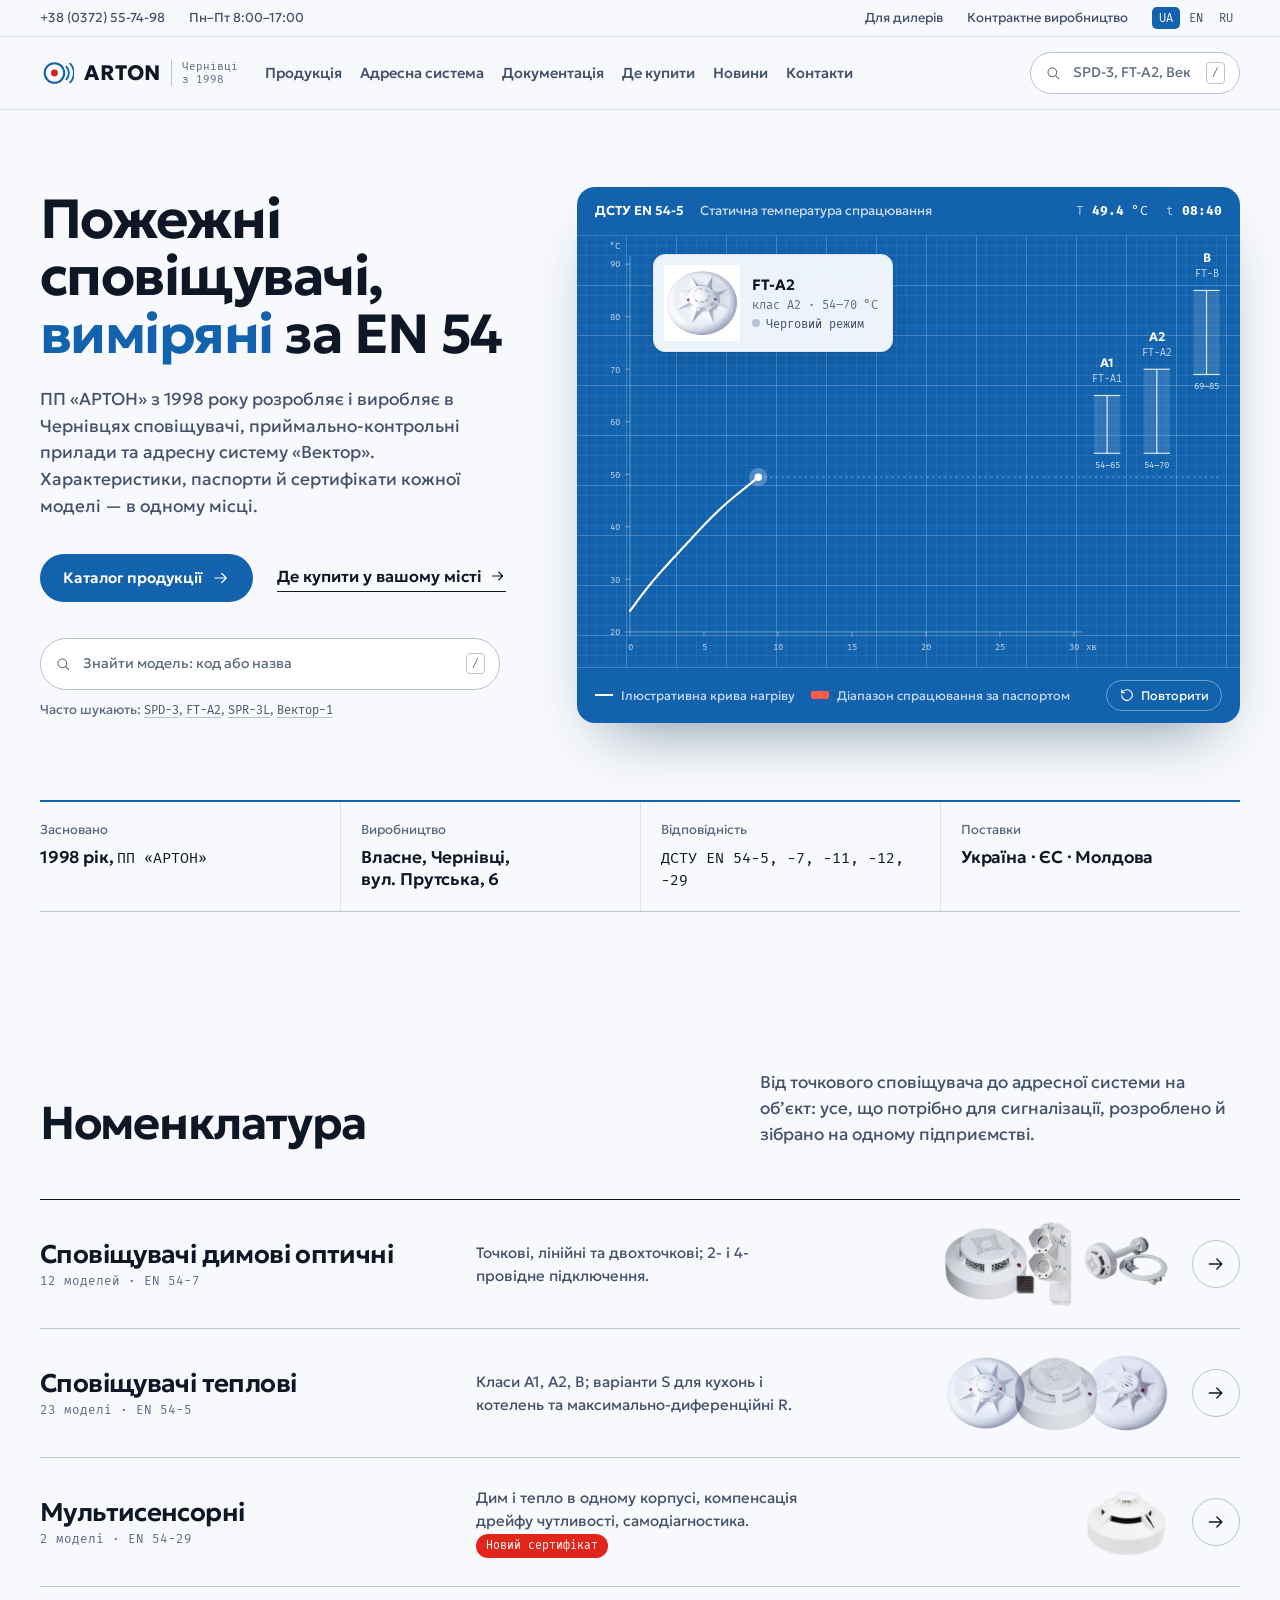
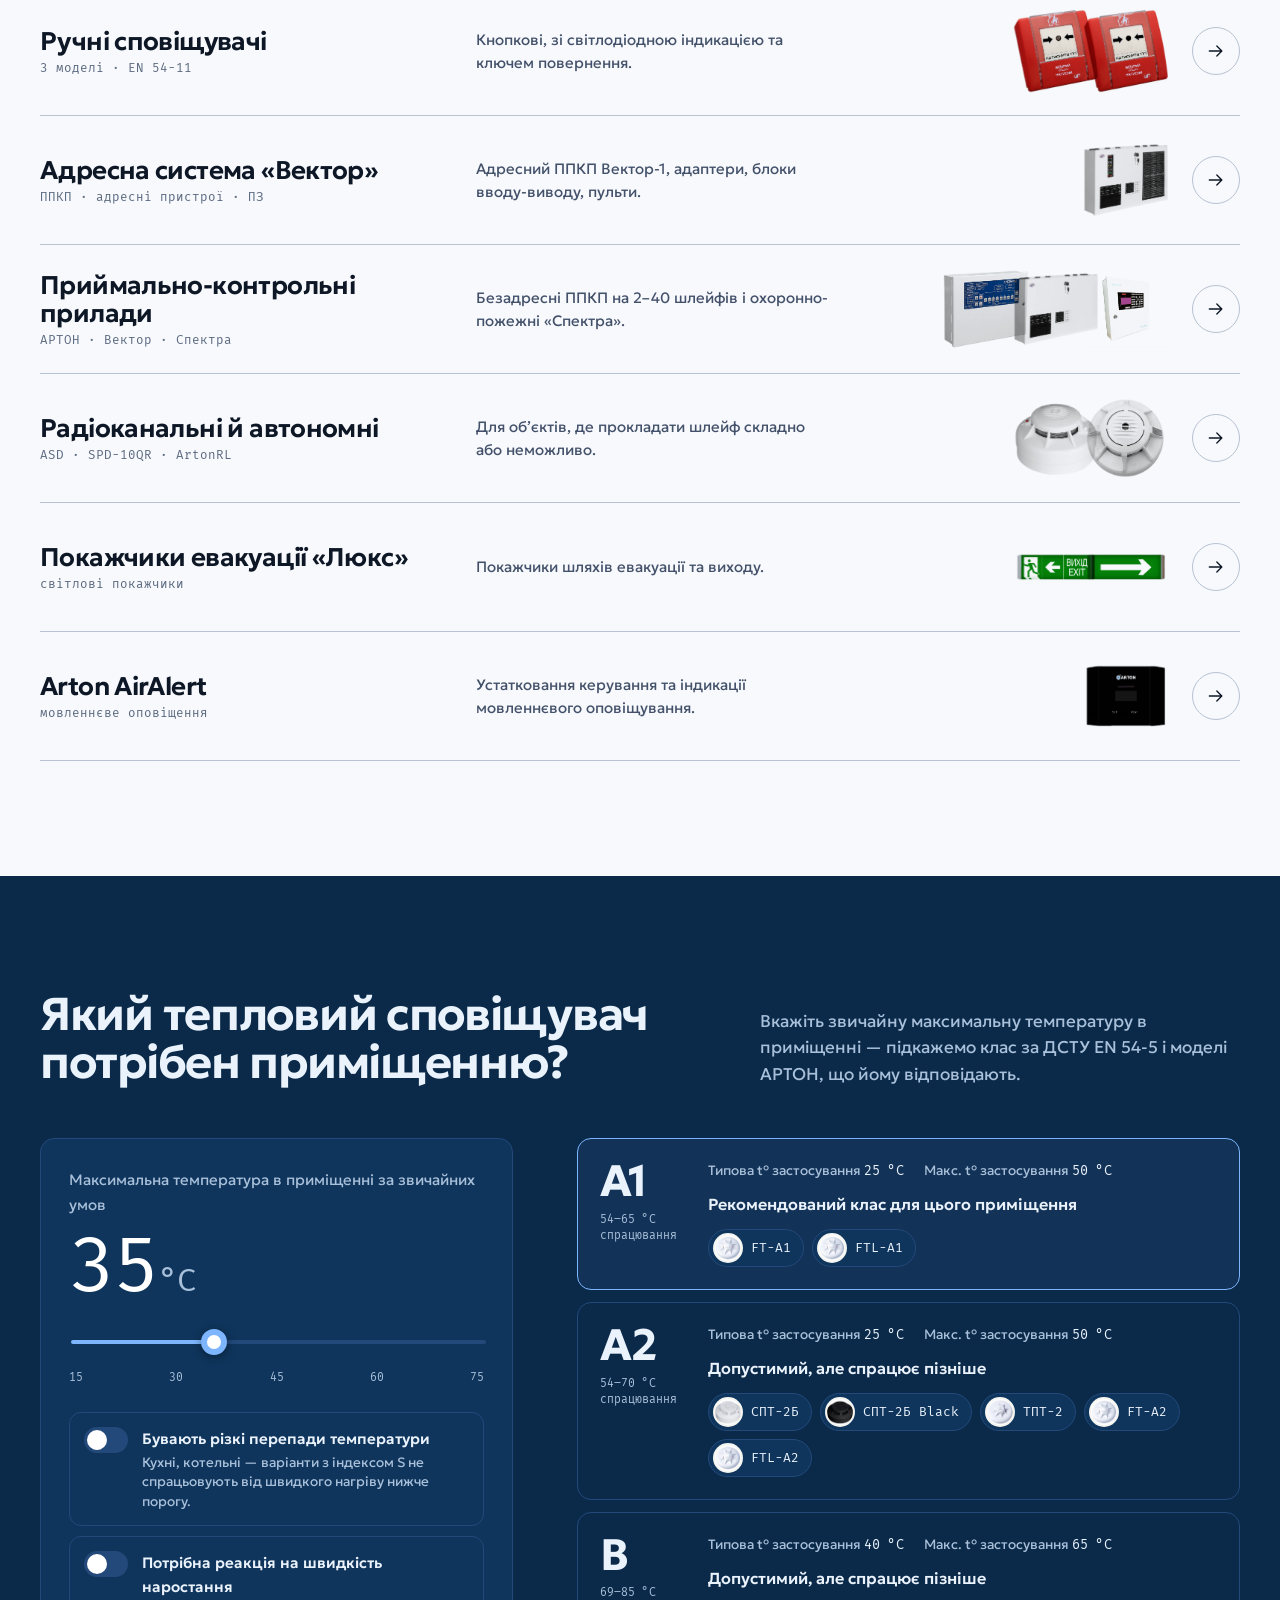
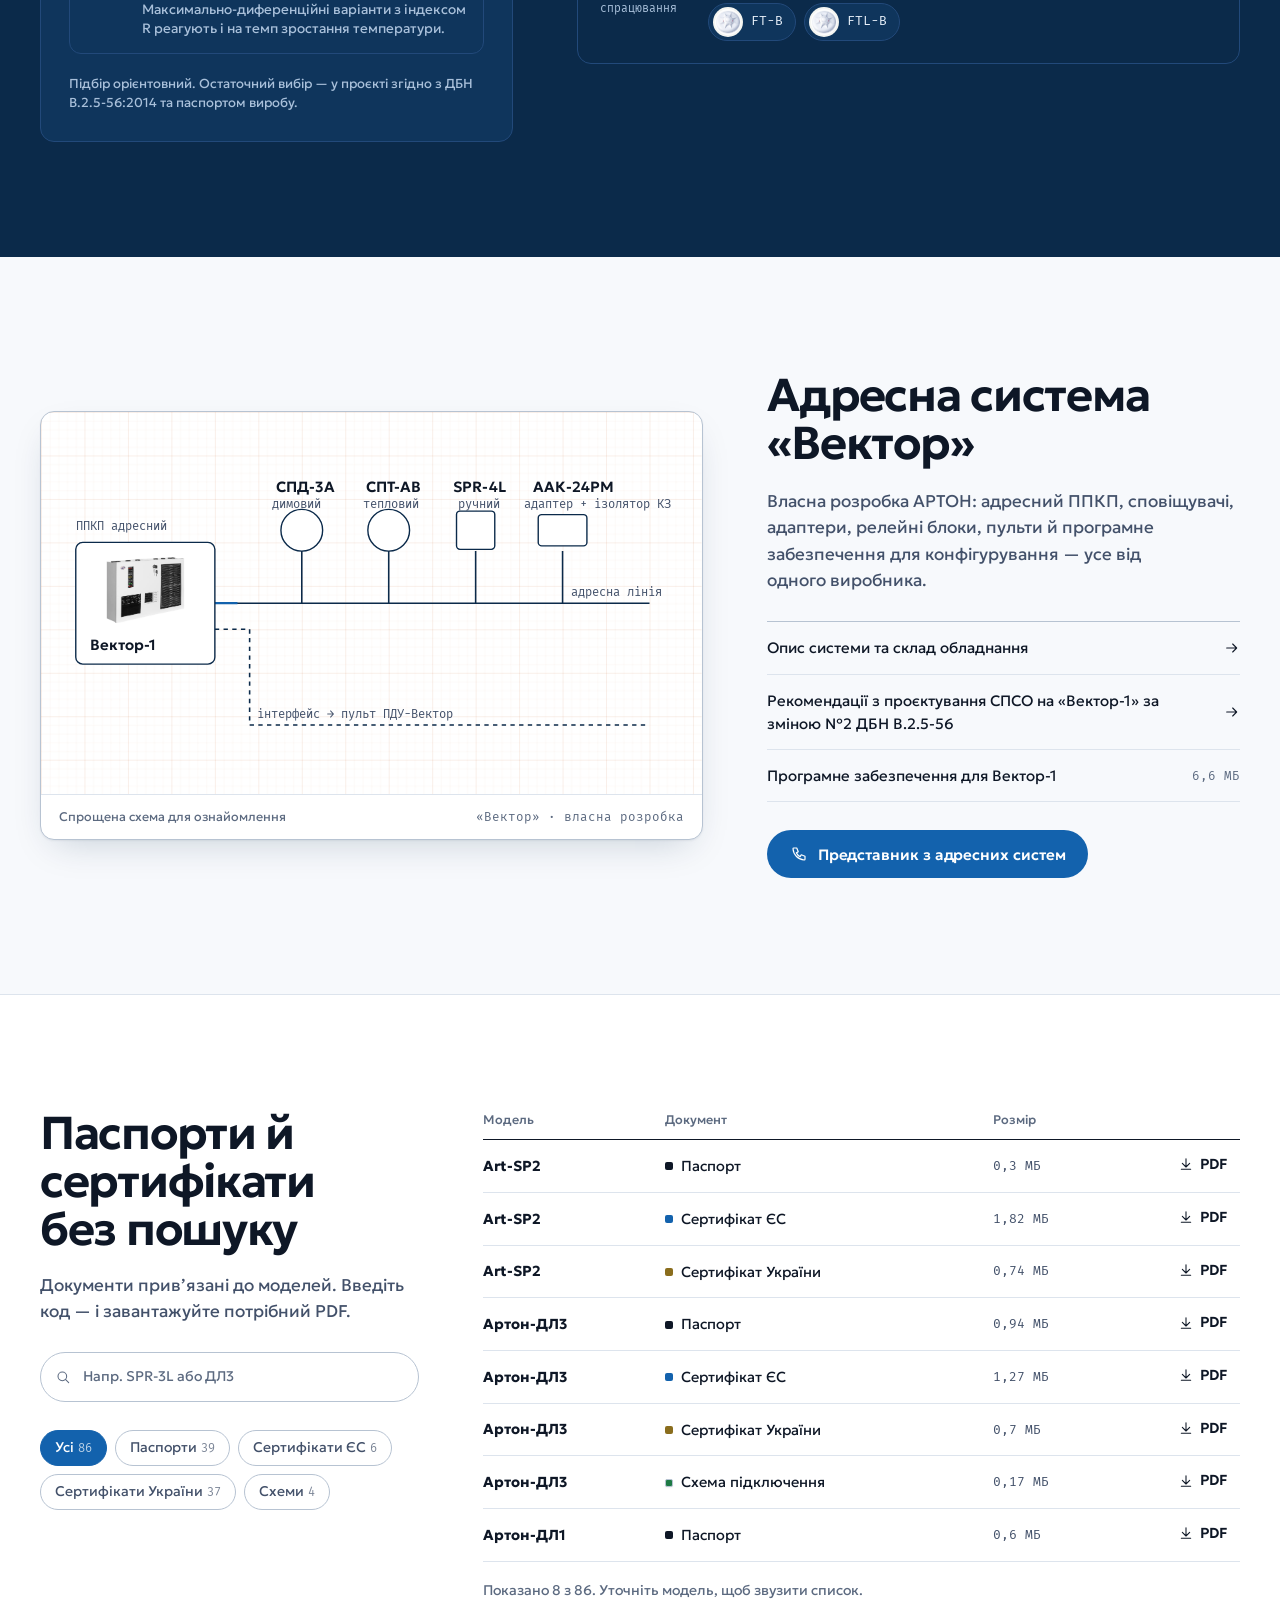
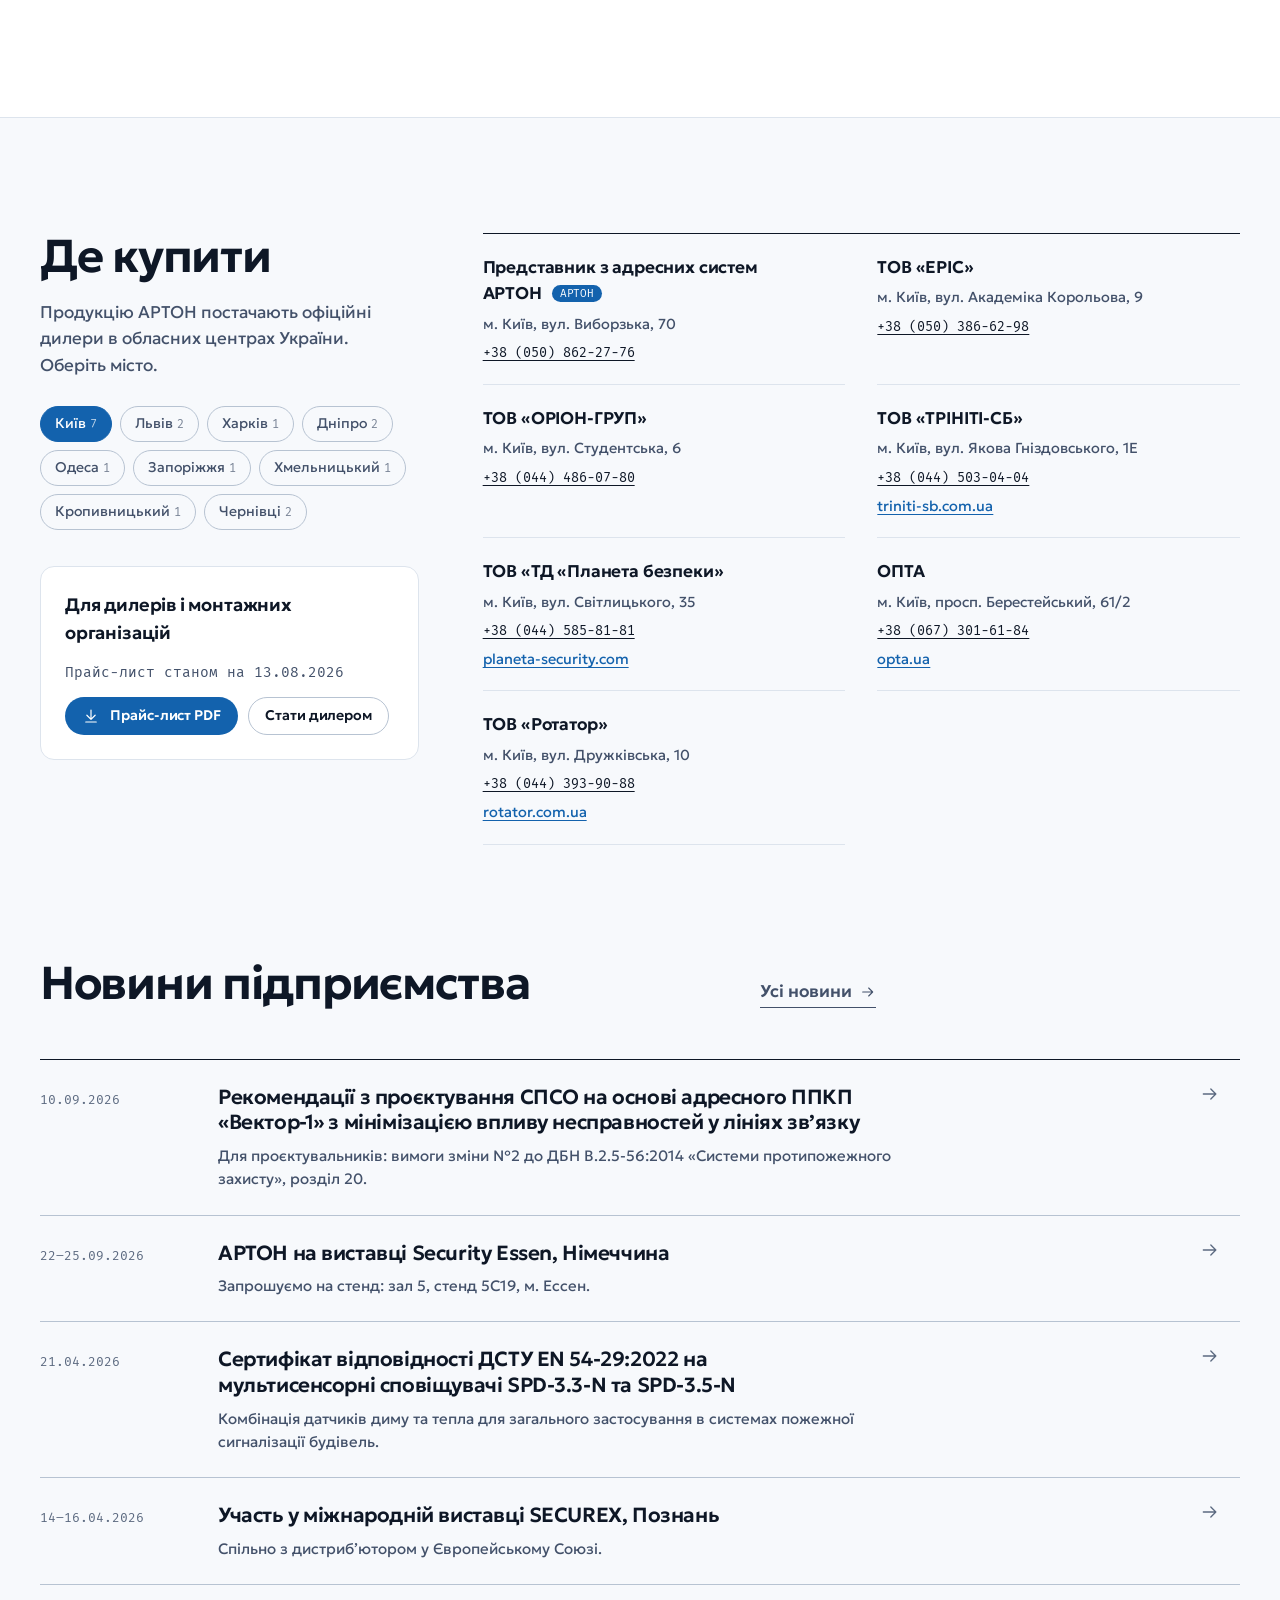
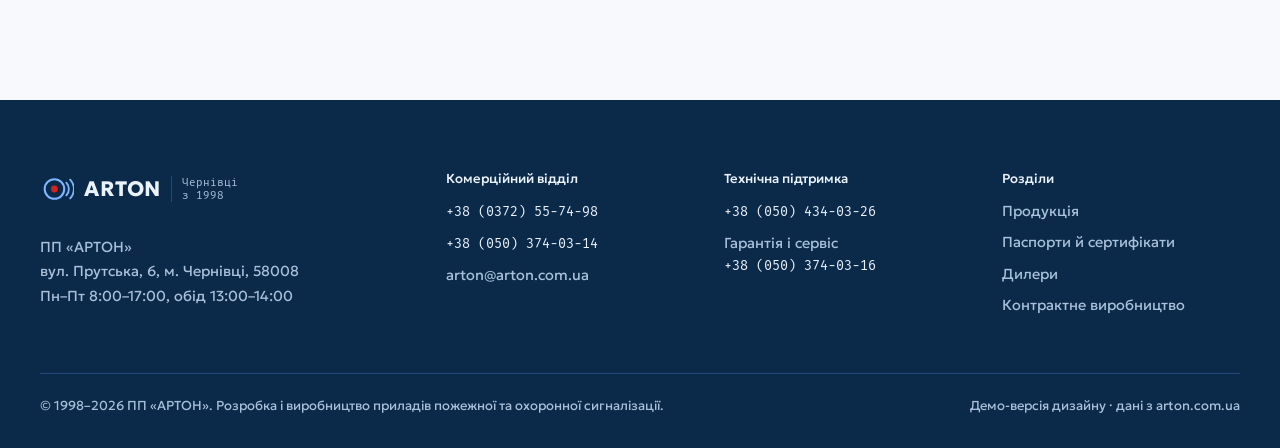
<file: index.html>
<!doctype html>
<html lang="uk">
<head>
<meta charset="utf-8">
<meta name="viewport" content="width=device-width, initial-scale=1">
<title>АРТОН — пожежні сповіщувачі та ППКП українського виробництва</title>
<meta name="description" content="ПП «АРТОН», Чернівці, з 1998 року. Пожежні сповіщувачі, ППКП, адресна система «Вектор». Характеристики, паспорти та сертифікати ДСТУ EN 54 для кожної моделі.">
<meta name="robots" content="noindex, nofollow">
<meta name="theme-color" content="#f7f9fc">
<link rel="preconnect" href="https://fonts.googleapis.com">
<link rel="preconnect" href="https://fonts.gstatic.com" crossorigin>
<link href="https://fonts.googleapis.com/css2?family=Geologica:wght,SHRP@300..800,0..100&family=Fira+Mono:wght@400;500&display=swap" rel="stylesheet">
<link rel="stylesheet" href="css/style.css?v=6">
</head>
<body data-page="home">
<!--
THESIS: Сайт виробника як протокол випробувань: головна доводить якість вимірюванням (діапазони спрацювання з паспортів), а не слоганами; відмовляється від темного «продуктового» героя з рендером і від корпоративного червоного банера.
OWN-WORLD: Фірмовий синій АРТОН #1362ad займає великі площини (панель графіка-протоколу, кнопки), глибокий #0b2a4a — «камера» підбору і підвал; холодний світлий фон #f7f9fc, чорнила #0e1726, міліметрівка лише під графіками й зразками; червоний #e0251b тільки для «Пожежа». Geologica + Fira Mono для вимірювань; таблиці протоколу, розмірні лінії, реєстрові рядки.
STORY: Відвідувач бачить, що АРТОН виміряно-сертифікований виробник, знаходить модель за кодом, підбирає клас, завантажує паспорт і знаходить дилера у своєму місті.
FIRST VIEWPORT: Ліворуч заголовок, два дії (Каталог / Де купити) і пошук за моделлю; праворуч на 7/12 — живий графік нагріву з брекетами A1/A2/B і зразком FT-A2, що переходить у «ПОЖЕЖА».
FORM: «Протокол випробувань», кандидат 5 власного списку, seed 4d616e81.
FINISH: unreviewed and undocumented is unfinished; this build ends with the finish review, the verdict, and DESIGN.md
-->
<div data-header></div>

<main>
  <!-- ================= HERO ================= -->
  <section class="hero">
    <div class="wrap hero__grid">
      <div>
        <h1>Пожежні сповіщувачі, <em>виміряні</em> за EN&nbsp;54</h1>
        <p class="hero__lead">ПП «АРТОН» з 1998 року розробляє і виробляє в Чернівцях сповіщувачі, приймально-контрольні прилади та адресну систему «Вектор». Характеристики, паспорти й сертифікати кожної моделі — в одному місці.</p>
        <div class="hero__actions">
          <a class="btn btn--ink" href="catalog.html">Каталог продукції <svg class="icon" aria-hidden="true"><use href="#i-arrow"/></svg></a>
          <a class="link-arrow" href="#buy">Де купити у вашому місті <svg class="icon" aria-hidden="true"><use href="#i-arrow"/></svg></a>
        </div>
        <div class="hero__search">
          <div class="search" role="search">
            <svg class="icon icon--s" aria-hidden="true"><use href="#i-search"/></svg>
            <label class="sr-only" for="q-hero">Знайти модель</label>
            <input id="q-hero" type="search" autocomplete="off" placeholder="Знайти модель: код або назва" data-search data-search-primary>
            <kbd aria-hidden="true">/</kbd>
            <div class="search-pop" role="listbox"></div>
          </div>
          <p class="hero__search-hint">Часто шукають:
            <button type="button" data-fill="SPD-3">SPD-3</button>,
            <button type="button" data-fill="FT-A2">FT-A2</button>,
            <button type="button" data-fill="SPR-3L">SPR-3L</button>,
            <button type="button" data-fill="Вектор">Вектор-1</button>
          </p>
        </div>
      </div>

      <figure class="test" style="margin:0" aria-labelledby="test-cap">
        <div class="test__head">
          <b>ДСТУ EN 54-5</b><span>Статична температура спрацювання</span>
          <div class="test__readout" aria-live="off"><div><span>T </span><b data-t>24.0</b> °C</div><div><span>t </span><b data-time>00:00</b></div></div>
        </div>
        <div class="test__plot mm">
          <svg viewBox="0 0 800 520" preserveAspectRatio="none" id="plot" role="img" aria-labelledby="test-cap"></svg>
          <div class="specimen-chip" data-chip>
            <img src="img/products/prd_img_ft-rt_13.webp" alt="Тепловий сповіщувач FT-A2">
            <div><b>FT-A2</b><span>клас A2 · 54–70 °C</span><span class="state"><i class="led"></i><em style="font-style:normal" data-state>Черговий режим</em></span></div>
          </div>
        </div>
        <figcaption class="test__foot" id="test-cap">
          <span class="legend"><i></i>Ілюстративна крива нагріву</span>
          <span class="legend"><i class="r"></i>Діапазон спрацювання за паспортом</span>
          <button class="test__replay" type="button" data-replay><svg class="icon icon--s" aria-hidden="true"><use href="#i-replay"/></svg>Повторити</button>
        </figcaption>
      </figure>
    </div>

    <div class="wrap" style="margin-top:clamp(48px,6vw,80px)">
      <dl class="report">
        <div><dt>Засновано</dt><dd>1998 рік, <span class="mono">ПП «АРТОН»</span></dd></div>
        <div><dt>Виробництво</dt><dd>Власне, Чернівці, вул.&nbsp;Прутська,&nbsp;6</dd></div>
        <div><dt>Відповідність</dt><dd><span class="mono">ДСТУ EN 54-5, -7, -11, -12, -29</span></dd></div>
        <div><dt>Поставки</dt><dd>Україна · ЄС · Молдова</dd></div>
      </dl>
    </div>
  </section>

  <!-- ================= НОМЕНКЛАТУРА ================= -->
  <section class="section section--tight" id="products">
    <div class="wrap">
      <div class="section__head">
        <h2>Номенклатура</h2>
        <p>Від точкового сповіщувача до адресної системи на об’єкт: усе, що потрібно для сигналізації, розроблено й зібрано на одному підприємстві.</p>
      </div>
      <div class="register" data-register></div>
    </div>
  </section>

  <!-- ================= КАМЕРА: ПІДБІР КЛАСУ ================= -->
  <section class="section chamber" id="select">
    <div class="wrap">
      <div class="section__head">
        <h2>Який тепловий сповіщувач потрібен приміщенню?</h2>
        <p>Вкажіть звичайну максимальну температуру в приміщенні — підкажемо клас за ДСТУ EN&nbsp;54-5 і моделі АРТОН, що йому відповідають.</p>
      </div>
      <div class="chamber__grid">
        <div class="dial">
          <label class="dial__label" for="room">Максимальна температура в приміщенні за звичайних умов</label>
          <div class="dial__value"><output for="room" data-room-out>35</output><span>°C</span></div>
          <input class="range" id="room" type="range" min="15" max="75" step="1" value="35">
          <div class="dial__scale"><span>15</span><span>30</span><span>45</span><span>60</span><span>75</span></div>

          <div class="switches">
            <label class="switch">
              <input type="checkbox" data-sw="S"><span class="switch__track"></span>
              <span><b>Бувають різкі перепади температури</b><small>Кухні, котельні — варіанти з індексом S не спрацьовують від швидкого нагріву нижче порогу.</small></span>
            </label>
            <label class="switch">
              <input type="checkbox" data-sw="R"><span class="switch__track"></span>
              <span><b>Потрібна реакція на швидкість наростання</b><small>Максимально-диференційні варіанти з індексом R реагують і на темп зростання температури.</small></span>
            </label>
          </div>
          <p class="dial__note">Підбір орієнтовний. Остаточний вибір — у проєкті згідно з ДБН В.2.5-56:2014 та паспортом виробу.</p>
        </div>
        <div class="classes" data-classes aria-live="polite"></div>
      </div>
    </div>
  </section>

  <!-- ================= ВЕКТОР ================= -->
  <section class="section" id="vektor">
    <div class="wrap vektor">
      <figure class="scheme" style="margin:0">
        <svg viewBox="0 0 760 440" role="img" aria-label="Однолінійна схема адресної системи Вектор">
          <defs>
            <pattern id="mmv" width="10" height="10" patternUnits="userSpaceOnUse"><path d="M10 0H0V10" fill="none" stroke="rgba(201,104,52,.08)"/></pattern>
            <pattern id="mmV" width="50" height="50" patternUnits="userSpaceOnUse"><rect width="50" height="50" fill="url(#mmv)"/><path d="M50 0H0V50" fill="none" stroke="rgba(201,104,52,.18)"/></pattern>
          </defs>
          <rect width="760" height="440" fill="url(#mmV)"/>
          <!-- лінія зв'язку -->
          <path class="wire" d="M200 220 H700"/>
          <path class="pulse" d="M200 220 H700"/>
          <path class="wire" d="M200 250 H240 V360 H700" stroke-dasharray="5 5"/>
          <text x="248" y="352">інтерфейс → пульт ПДУ-Вектор</text>
          <!-- ППКП -->
          <g class="node">
            <rect x="40" y="150" width="160" height="140" rx="8"/>
            <image href="img/products/prd_img_vektor_1.webp" x="58" y="160" width="124" height="90" style="mix-blend-mode:multiply"/>
            <text class="t" x="56" y="274">Вектор-1</text>
          </g>
          <text x="40" y="136">ППКП адресний</text>
          <!-- пристрої на лінії -->
          <g class="node"><line x1="300" y1="220" x2="300" y2="160" class="wire"/><circle class="body" cx="300" cy="136" r="24"/><text class="t" x="270" y="92">СПД-3А</text><text x="266" y="110">димовий</text></g>
          <g class="node"><line x1="400" y1="220" x2="400" y2="160" class="wire"/><circle class="body" cx="400" cy="136" r="24"/><text class="t" x="374" y="92">СПТ-АВ</text><text x="370" y="110">тепловий</text></g>
          <g class="node"><line x1="500" y1="220" x2="500" y2="160" class="wire"/><rect x="478" y="114" width="44" height="44" rx="4"/><text class="t" x="474" y="92">SPR-4L</text><text x="480" y="110">ручний</text></g>
          <g class="node"><line x1="600" y1="220" x2="600" y2="160" class="wire"/><rect x="572" y="118" width="56" height="36" rx="4"/><text class="t" x="566" y="92">ААК-24РМ</text><text x="556" y="110">адаптер + ізолятор КЗ</text></g>
          <text x="610" y="212">адресна лінія</text>
        </svg>
        <figcaption class="scheme__cap"><span>Спрощена схема для ознайомлення</span><span class="mono">«Вектор» · власна розробка</span></figcaption>
      </figure>
      <div class="vektor__text">
        <h2>Адресна система «Вектор»</h2>
        <p>Власна розробка АРТОН: адресний ППКП, сповіщувачі, адаптери, релейні блоки, пульти й програмне забезпечення для конфігурування — усе від одного виробника.</p>
        <ul class="vektor__list">
          <li><a href="https://arton.com.ua/products/address_system_vektor/description/"><span>Опис системи та склад обладнання</span><svg class="icon icon--s" aria-hidden="true"><use href="#i-arrow"/></svg></a></li>
          <li><a href="https://arton.com.ua/news/"><span>Рекомендації з проєктування СПСО на «Вектор-1» за зміною №2 ДБН В.2.5-56</span><svg class="icon icon--s" aria-hidden="true"><use href="#i-arrow"/></svg></a></li>
          <li><a href="https://arton.com.ua/downloads/software/"><span>Програмне забезпечення для Вектор-1</span><span class="mono">6,6 МБ</span></a></li>
        </ul>
        <div style="margin-top:28px;display:flex;gap:12px;flex-wrap:wrap">
          <a class="btn btn--ink" href="tel:+380508622776"><svg class="icon" aria-hidden="true"><use href="#i-phone"/></svg>Представник з адресних систем</a>
        </div>
      </div>
    </div>
  </section>

  <!-- ================= ДОКУМЕНТАЦІЯ ================= -->
  <section class="section" id="docs" style="background:var(--sheet);border-block:1px solid var(--rule)">
    <div class="wrap docs">
      <div class="docs__intro">
        <h2>Паспорти й сертифікати без пошуку</h2>
        <p>Документи прив’язані до моделей. Введіть код — і завантажуйте потрібний PDF.</p>
        <div class="search" role="search" style="width:100%;height:50px;margin-top:28px">
          <svg class="icon icon--s" aria-hidden="true"><use href="#i-search"/></svg>
          <label class="sr-only" for="q-docs">Модель для пошуку документів</label>
          <input id="q-docs" type="search" autocomplete="off" placeholder="Напр. SPR-3L або ДЛ3" data-docs-q>
        </div>
        <div class="docs__filter" data-docs-kinds></div>
      </div>
      <div>
        <table class="table">
          <thead><tr><th>Модель</th><th>Документ</th><th class="hide-s">Розмір</th><th></th></tr></thead>
          <tbody data-docs-body></tbody>
        </table>
        <p class="docs__more" data-docs-more></p>
      </div>
    </div>
  </section>

  <!-- ================= ДЕ КУПИТИ ================= -->
  <section class="section" id="buy">
    <div class="wrap buy">
      <div class="buy__intro">
        <h2>Де купити</h2>
        <p>Продукцію АРТОН постачають офіційні дилери в обласних центрах України. Оберіть місто.</p>
        <div class="cities" data-cities role="group" aria-label="Місто"></div>
        <div class="buy__cta">
          <b>Для дилерів і монтажних організацій</b>
          <p class="mono">Прайс-лист станом на 13.08.2026</p>
          <div style="display:flex;gap:10px;flex-wrap:wrap">
            <a class="btn btn--ink btn--s" href="https://arton.com.ua/prajs/"><svg class="icon" aria-hidden="true"><use href="#i-down"/></svg>Прайс-лист PDF</a>
            <a class="btn btn--line btn--s" href="tel:+380372557498">Стати дилером</a>
          </div>
        </div>
      </div>
      <div class="dealers" data-dealers aria-live="polite"></div>
    </div>
  </section>

  <!-- ================= НОВИНИ ================= -->
  <section class="section" id="news" style="padding-top:0">
    <div class="wrap">
      <div class="section__head">
        <h2>Новини підприємства</h2>
        <p><a class="link-arrow" href="https://arton.com.ua/news/">Усі новини <svg class="icon" aria-hidden="true"><use href="#i-arrow"/></svg></a></p>
      </div>
      <div class="journal">
        <a href="https://arton.com.ua/news/rekomendacii_spso_minimizacii_nesprav/">
          <time datetime="2026-09-10">10.09.2026</time>
          <div><h3>Рекомендації з проєктування СПСО на основі адресного ППКП «Вектор-1» з мінімізацією впливу несправностей у лініях зв’язку</h3><p>Для проєктувальників: вимоги зміни №2 до ДБН В.2.5-56:2014 «Системи протипожежного захисту», розділ 20.</p></div>
          <svg class="icon" aria-hidden="true"><use href="#i-arrow"/></svg>
        </a>
        <a href="https://arton.com.ua/">
          <time datetime="2026-09-22">22–25.09.2026</time>
          <div><h3>АРТОН на виставці Security Essen, Німеччина</h3><p>Запрошуємо на стенд: зал 5, стенд 5C19, м. Ессен.</p></div>
          <svg class="icon" aria-hidden="true"><use href="#i-arrow"/></svg>
        </a>
        <a href="https://arton.com.ua/news/">
          <time datetime="2026-04-21">21.04.2026</time>
          <div><h3>Сертифікат відповідності ДСТУ EN 54-29:2022 на мультисенсорні сповіщувачі SPD-3.3-N та SPD-3.5-N</h3><p>Комбінація датчиків диму та тепла для загального застосування в системах пожежної сигналізації будівель.</p></div>
          <svg class="icon" aria-hidden="true"><use href="#i-arrow"/></svg>
        </a>
        <a href="https://arton.com.ua/news/vystavka_securex_2026/">
          <time datetime="2026-04-14">14–16.04.2026</time>
          <div><h3>Участь у міжнародній виставці SECUREX, Познань</h3><p>Спільно з дистриб’ютором у Європейському Союзі.</p></div>
          <svg class="icon" aria-hidden="true"><use href="#i-arrow"/></svg>
        </a>
      </div>
    </div>
  </section>
</main>

<div data-footer></div>

<script src="js/products.js?v=6"></script>
<script src="js/app.js?v=6"></script>
<script src="js/home.js?v=6"></script>
</body>
</html>
</file>
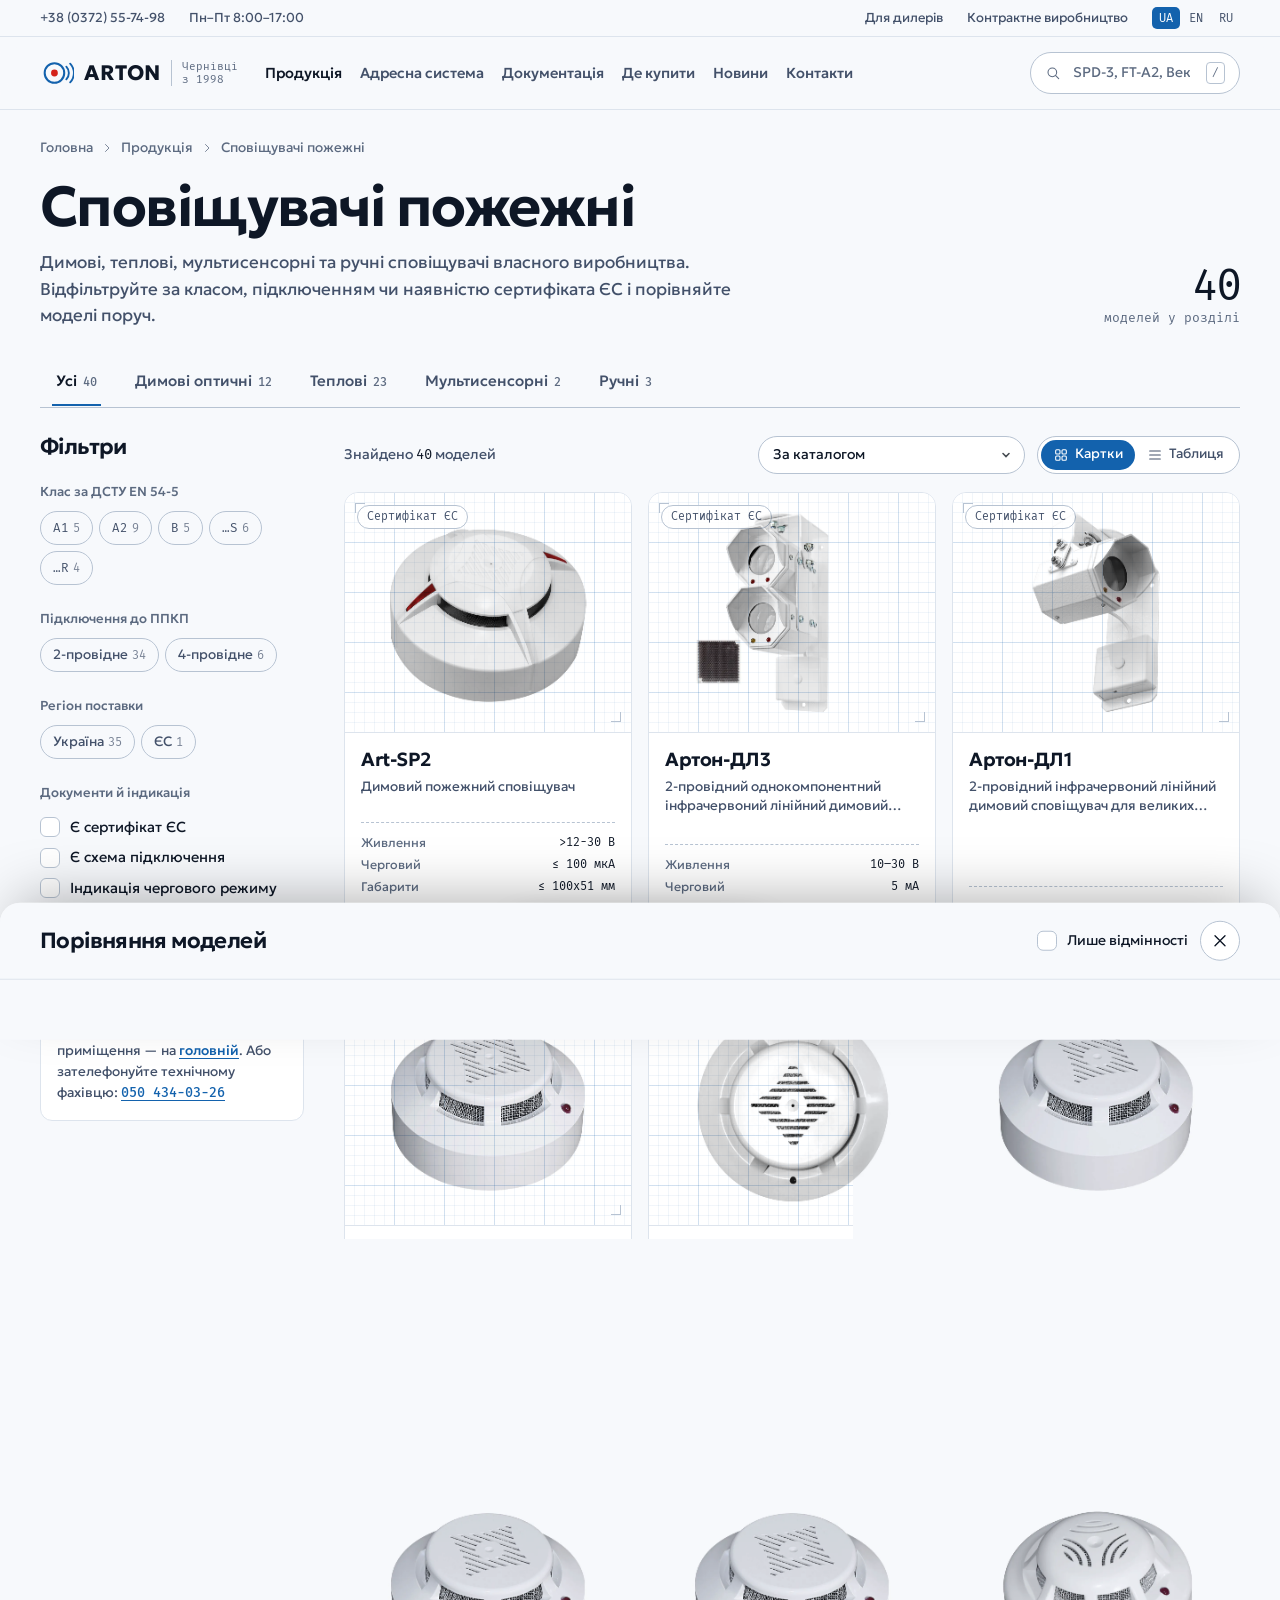
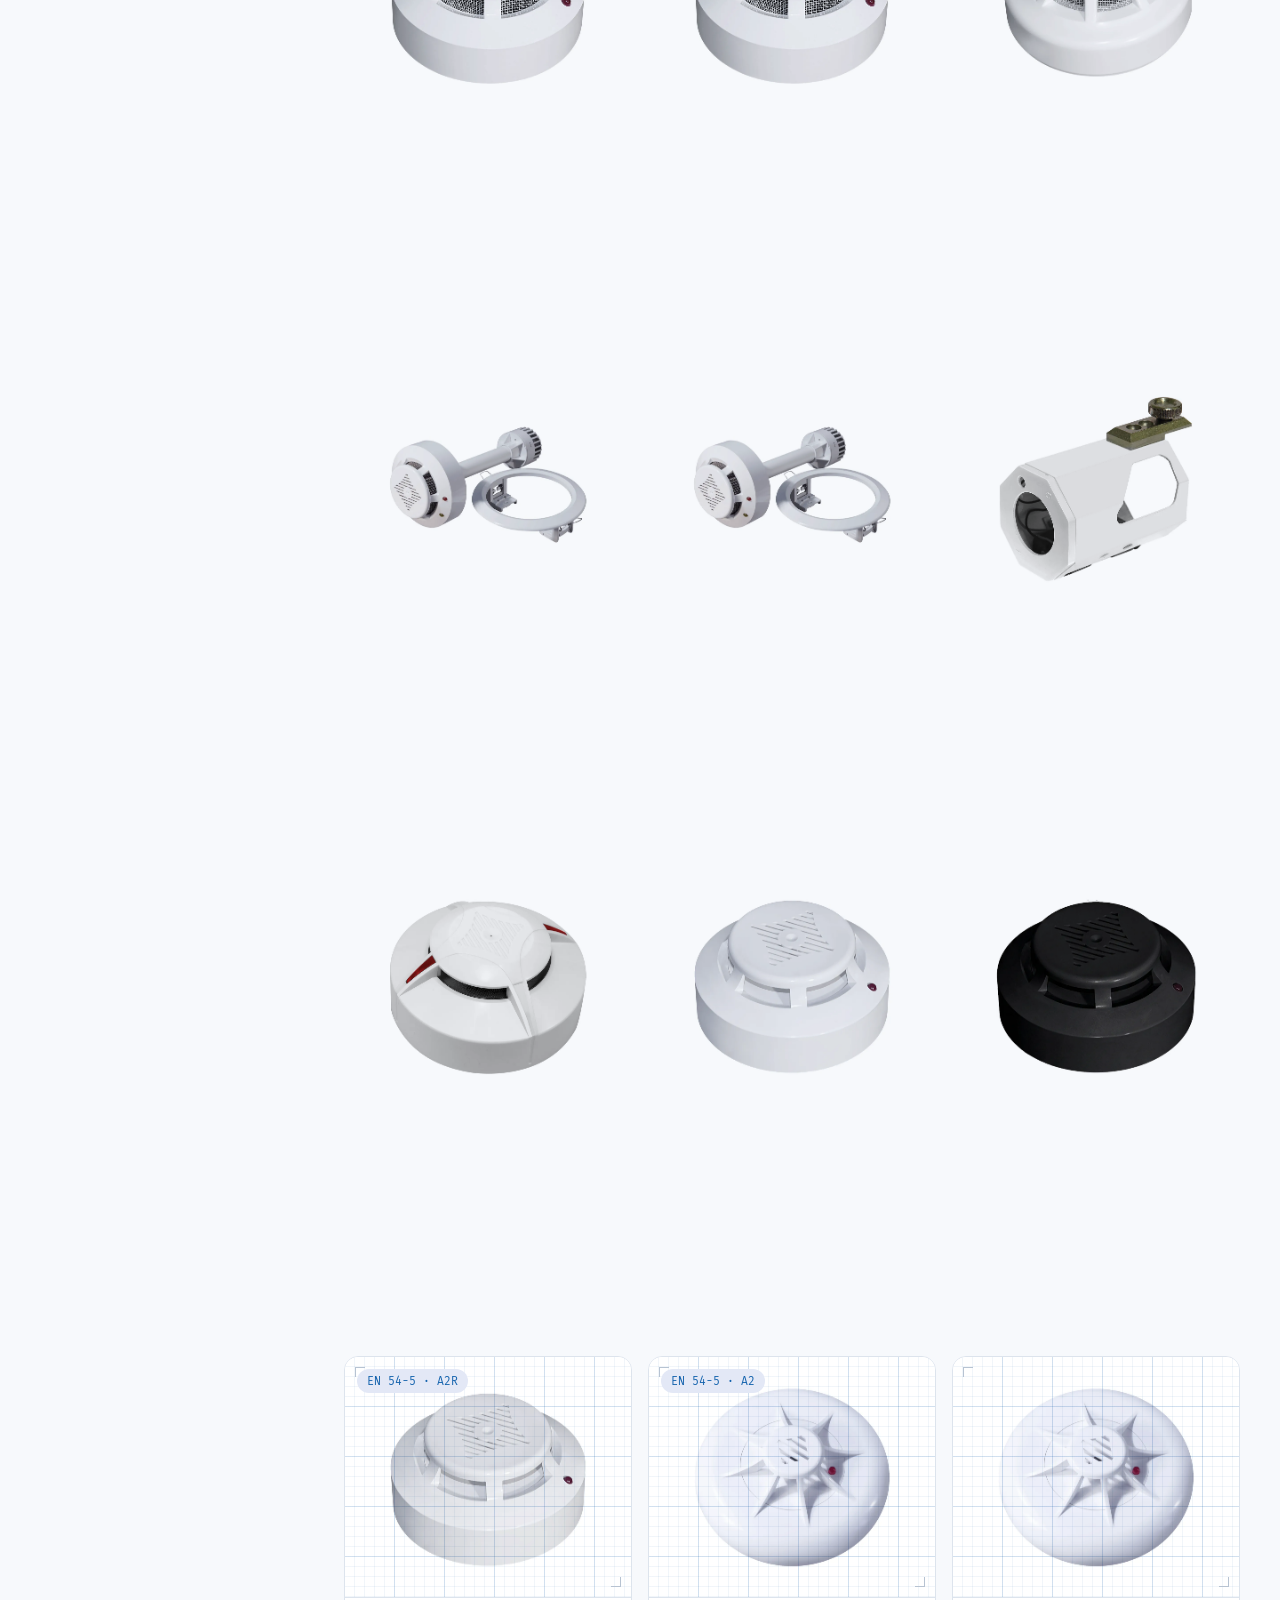
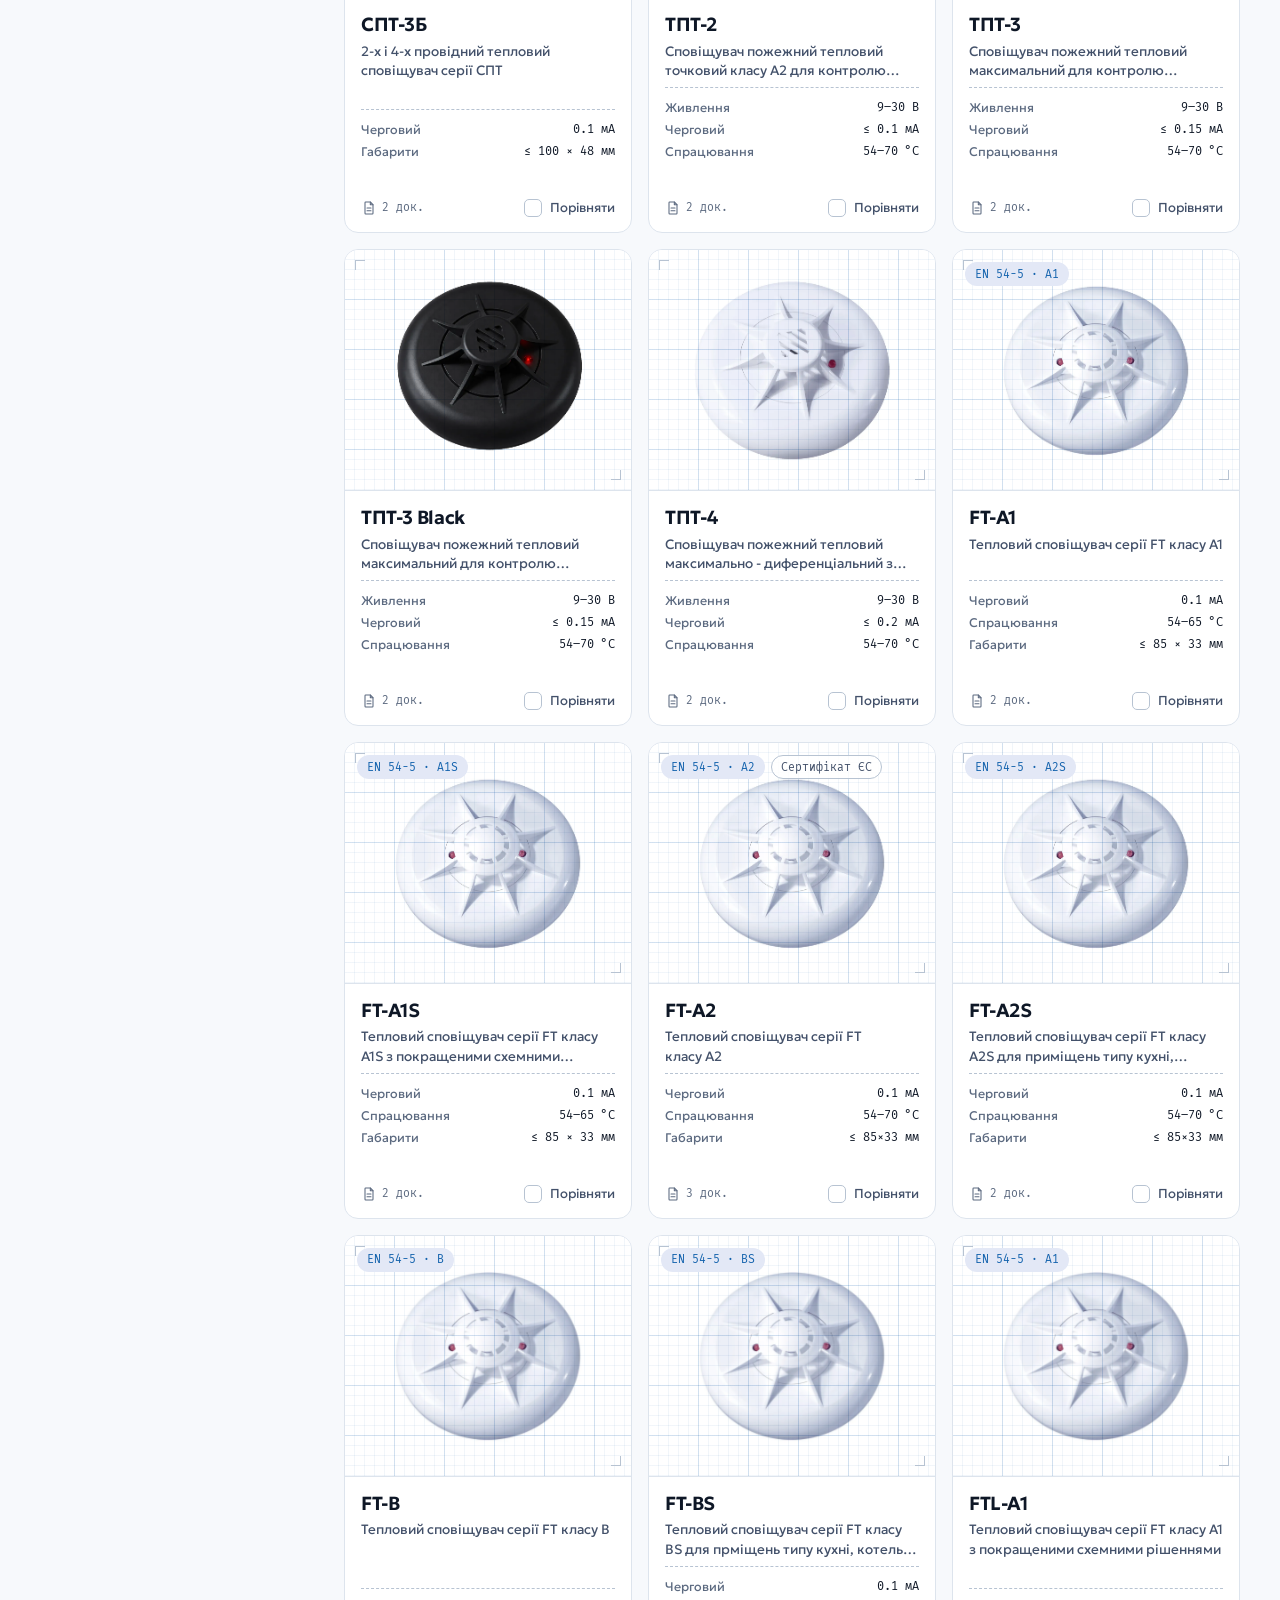
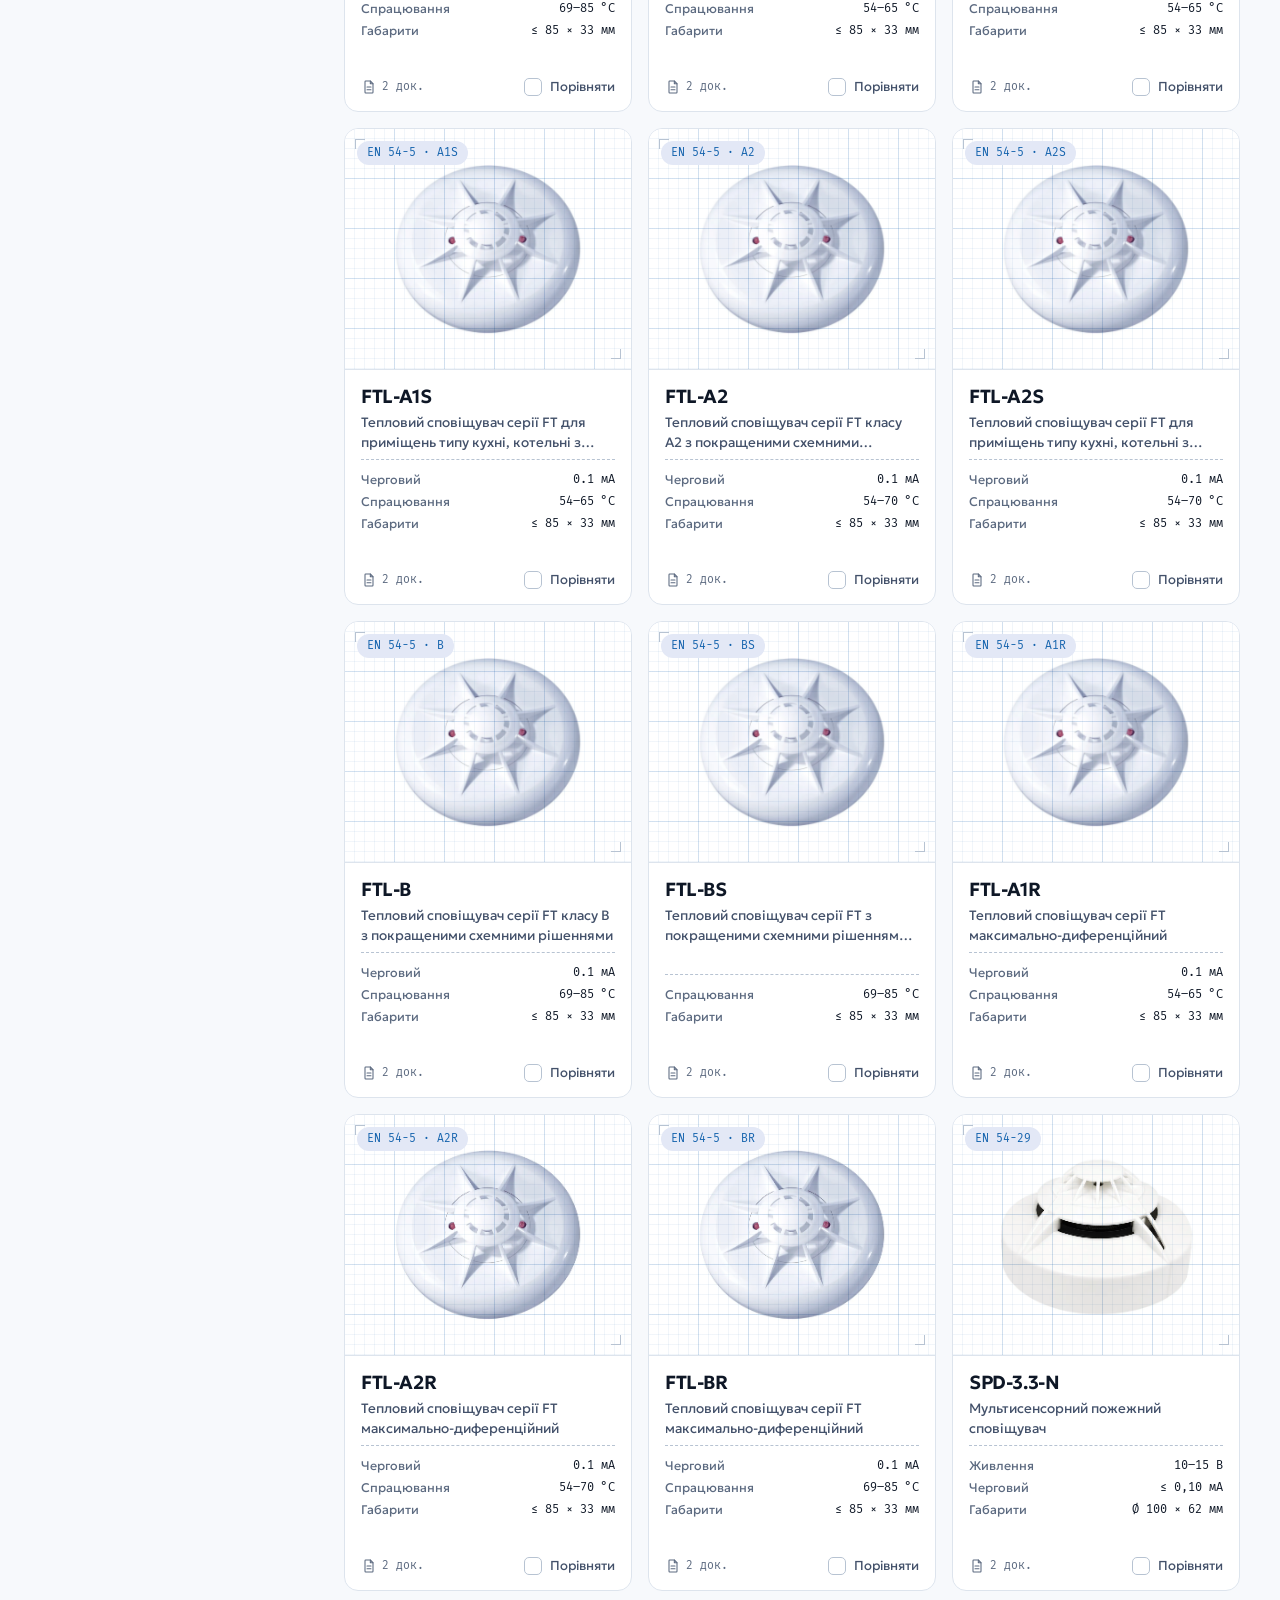
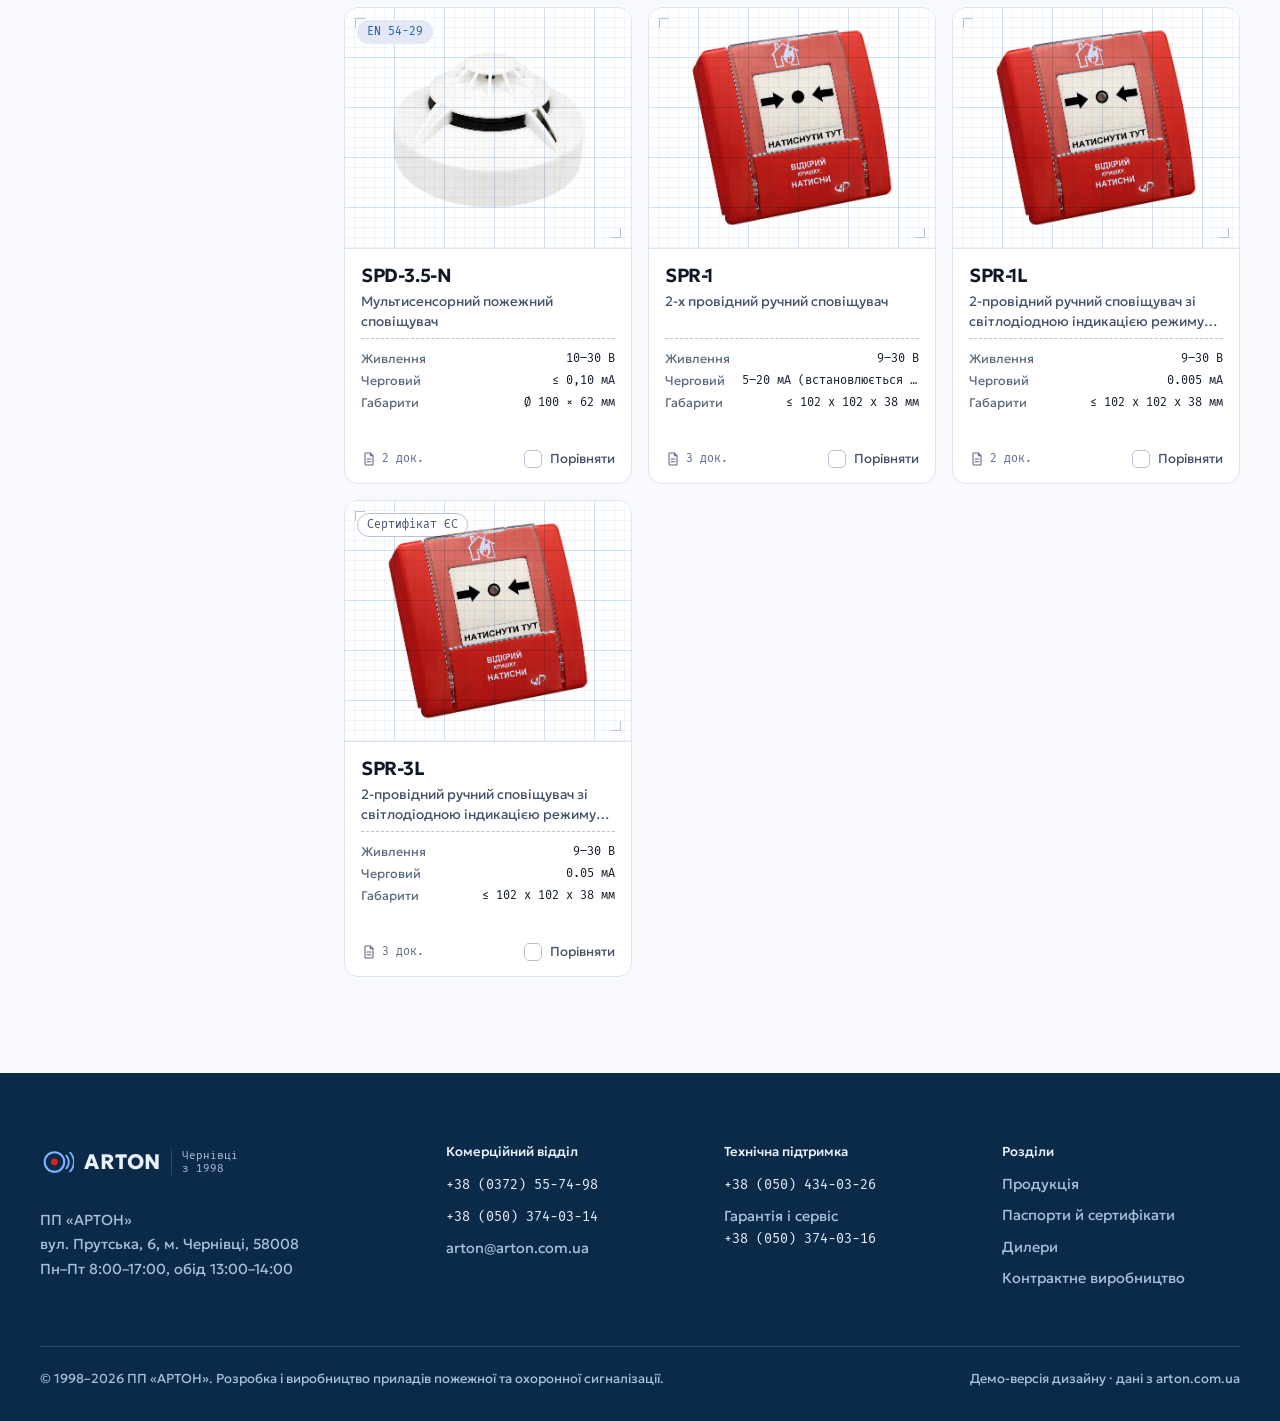
<file: catalog.html>
<!doctype html>
<html lang="uk">
<head>
<meta charset="utf-8">
<meta name="viewport" content="width=device-width, initial-scale=1">
<title>Сповіщувачі пожежні — каталог АРТОН</title>
<meta name="description" content="Димові, теплові, мультисенсорні та ручні пожежні сповіщувачі АРТОН: характеристики, класи ДСТУ EN 54-5, паспорти й сертифікати.">
<meta name="robots" content="noindex, nofollow">
<meta name="theme-color" content="#f7f9fc">
<link rel="preconnect" href="https://fonts.googleapis.com">
<link rel="preconnect" href="https://fonts.gstatic.com" crossorigin>
<link href="https://fonts.googleapis.com/css2?family=Geologica:wght,SHRP@300..800,0..100&family=Fira+Mono:wght@400;500&display=swap" rel="stylesheet">
<link rel="stylesheet" href="css/style.css?v=6">
</head>
<body data-page="catalog">
<div data-header></div>

<main class="wrap">
  <nav class="crumbs" aria-label="Навігація">
    <a href="index.html">Головна</a><svg class="icon" aria-hidden="true"><use href="#i-chev"/></svg>
    <a href="index.html#products">Продукція</a><svg class="icon" aria-hidden="true"><use href="#i-chev"/></svg>
    <span aria-current="page">Сповіщувачі пожежні</span>
  </nav>

  <header class="cat-head">
    <div>
      <h1>Сповіщувачі пожежні</h1>
      <p>Димові, теплові, мультисенсорні та ручні сповіщувачі власного виробництва. Відфільтруйте за класом, підключенням чи наявністю сертифіката ЄС і порівняйте моделі поруч.</p>
    </div>
    <div class="cat-head__count"><b class="num" data-total>0</b>моделей у розділі</div>
  </header>

  <div class="types" role="group" aria-label="Тип сповіщувача" data-types></div>

  <div class="cat">
    <aside class="filters" id="filters" aria-label="Фільтри">
      <div style="display:flex;justify-content:space-between;align-items:center" class="filters__mhead">
        <h2 style="font-size:22px">Фільтри</h2>
        <button class="sheet__close filters-btn" type="button" aria-label="Закрити фільтри" data-filters-close><svg class="icon" aria-hidden="true"><use href="#i-close"/></svg></button>
      </div>
      <div class="fgroup">
        <h3>Клас за ДСТУ EN 54-5</h3>
        <div class="fgroup__opts" data-f="cls"></div>
      </div>
      <div class="fgroup">
        <h3>Підключення до ППКП</h3>
        <div class="fgroup__opts" data-f="wires"></div>
      </div>
      <div class="fgroup">
        <h3>Регіон поставки</h3>
        <div class="fgroup__opts" data-f="region"></div>
      </div>
      <div class="fgroup">
        <h3>Документи й індикація</h3>
        <label class="check"><input type="checkbox" data-flag="eu">Є сертифікат ЄС</label>
        <label class="check"><input type="checkbox" data-flag="scheme">Є схема підключення</label>
        <label class="check"><input type="checkbox" data-flag="duty">Індикація чергового режиму</label>
      </div>
      <button class="filters__reset" type="button" data-reset>Скинути фільтри</button>
      <div class="filters__help">
        <b>Не знаєте, який клас потрібен?</b>
        Підбір за температурою приміщення — на <a href="index.html#select">головній</a>. Або зателефонуйте технічному фахівцю: <a class="mono" href="tel:+380504340326">050 434-03-26</a>
      </div>
      <button class="btn btn--ink filters-btn" type="button" data-filters-close style="width:100%">Показати результати</button>
    </aside>

    <section aria-label="Результати">
      <div class="toolbar">
        <button class="btn btn--line btn--s filters-btn" type="button" data-filters-open><svg class="icon" aria-hidden="true"><use href="#i-filter"/></svg>Фільтри</button>
        <span class="toolbar__found" aria-live="polite" data-found></span>
        <span class="toolbar__spacer"></span>
        <label class="sr-only" for="sort">Сортування</label>
        <select class="select" id="sort" data-sort>
          <option value="default">За каталогом</option>
          <option value="name">За назвою</option>
          <option value="standby">За струмом у черговому режимі</option>
          <option value="docs">За кількістю документів</option>
        </select>
        <div class="seg" role="group" aria-label="Вигляд">
          <button type="button" aria-pressed="true" data-view="grid"><svg class="icon icon--s" aria-hidden="true"><use href="#i-grid"/></svg>Картки</button>
          <button type="button" aria-pressed="false" data-view="table"><svg class="icon icon--s" aria-hidden="true"><use href="#i-rows"/></svg>Таблиця</button>
        </div>
      </div>
      <div data-results></div>
    </section>
  </div>
</main>

<div class="sheet-back" data-back></div>

<div class="tray" data-tray role="region" aria-label="Порівняння">
  <span class="tray__label">Порівняння</span>
  <div class="tray__items" data-tray-items></div>
  <button class="btn btn--light btn--s" type="button" data-compare-open><svg class="icon" aria-hidden="true"><use href="#i-compare"/></svg>Порівняти</button>
</div>

<section class="sheet" data-sheet aria-label="Порівняння моделей" aria-hidden="true">
  <div class="sheet__head">
    <h2>Порівняння моделей</h2>
    <div style="display:flex;gap:12px;align-items:center">
      <label class="check" style="font-size:14px"><input type="checkbox" data-only-diff>Лише відмінності</label>
      <button class="sheet__close" type="button" aria-label="Закрити порівняння" data-sheet-close><svg class="icon" aria-hidden="true"><use href="#i-close"/></svg></button>
    </div>
  </div>
  <div class="sheet__body"><div class="cmp-wrap" data-cmp-body></div></div>
</section>

<div data-footer></div>

<script src="js/products.js?v=6"></script>
<script src="js/app.js?v=6"></script>
<script src="js/catalog.js?v=6"></script>
</body>
</html>
</file>
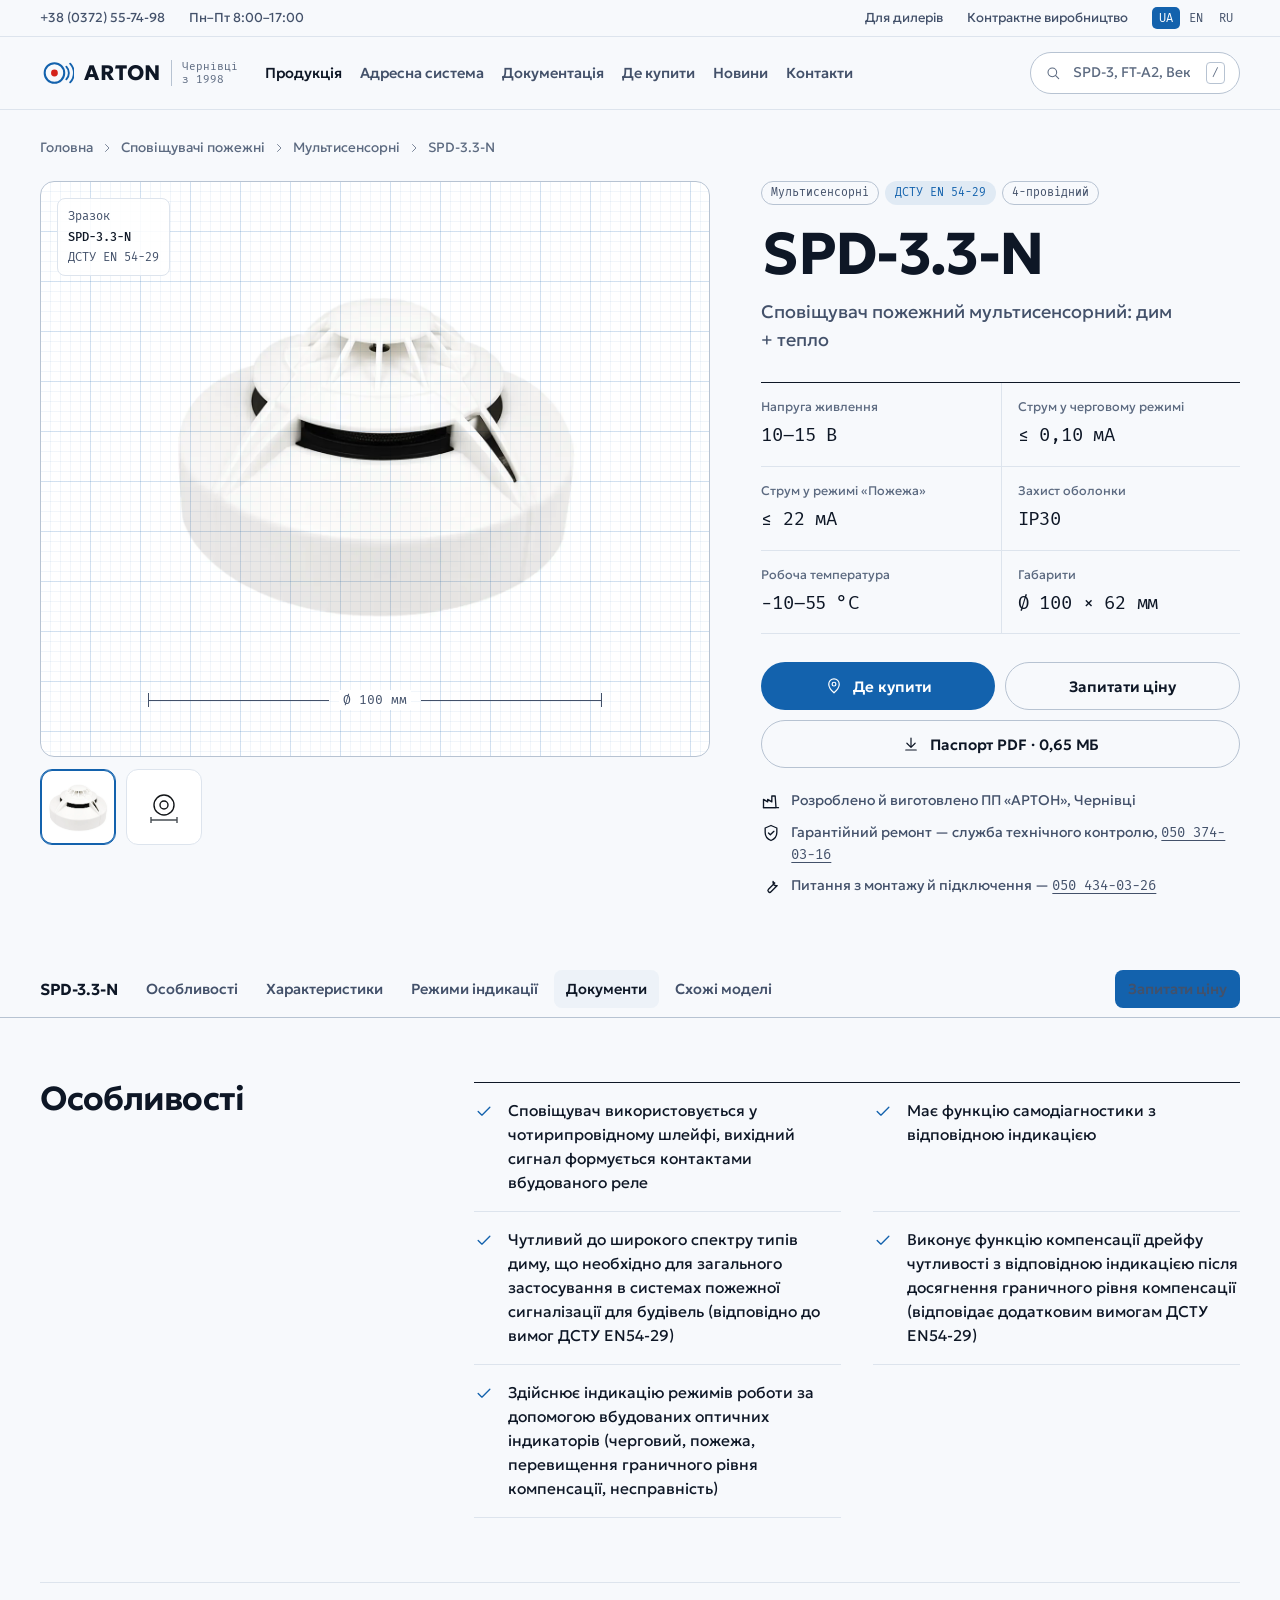
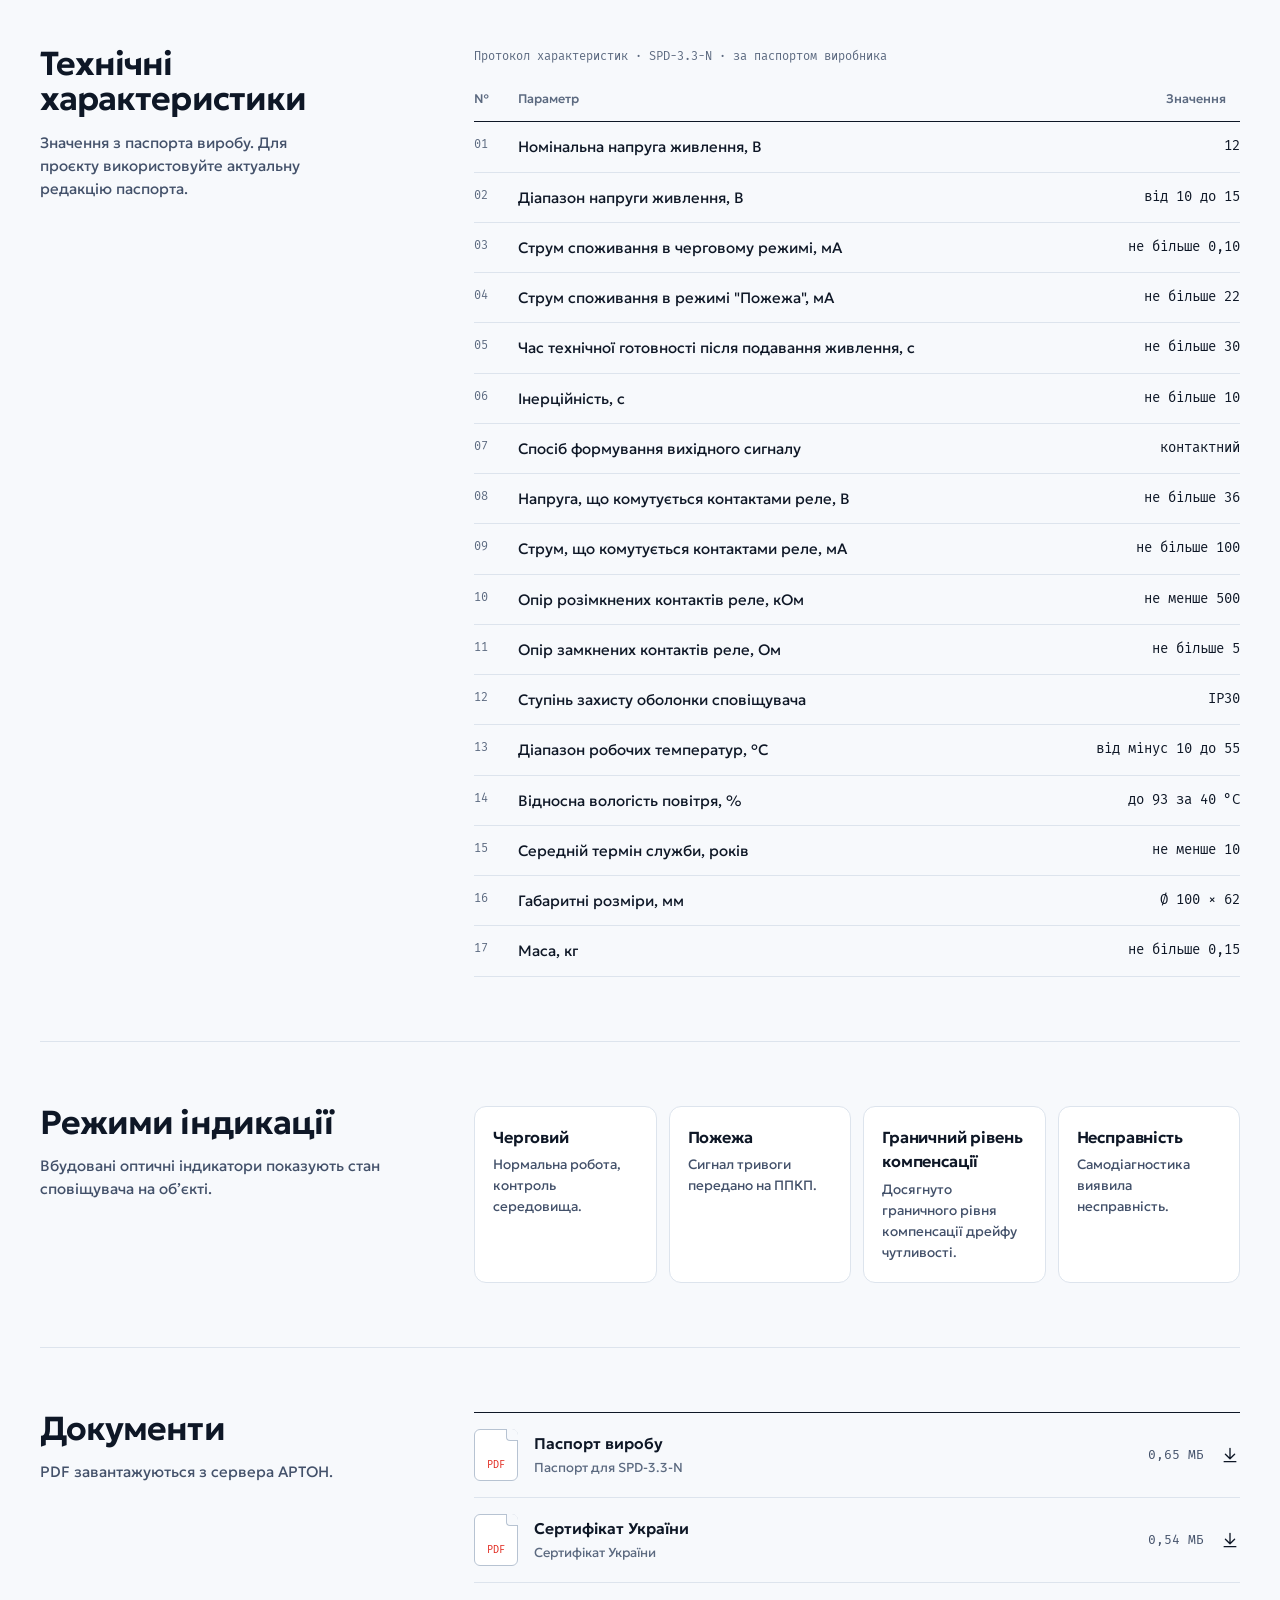
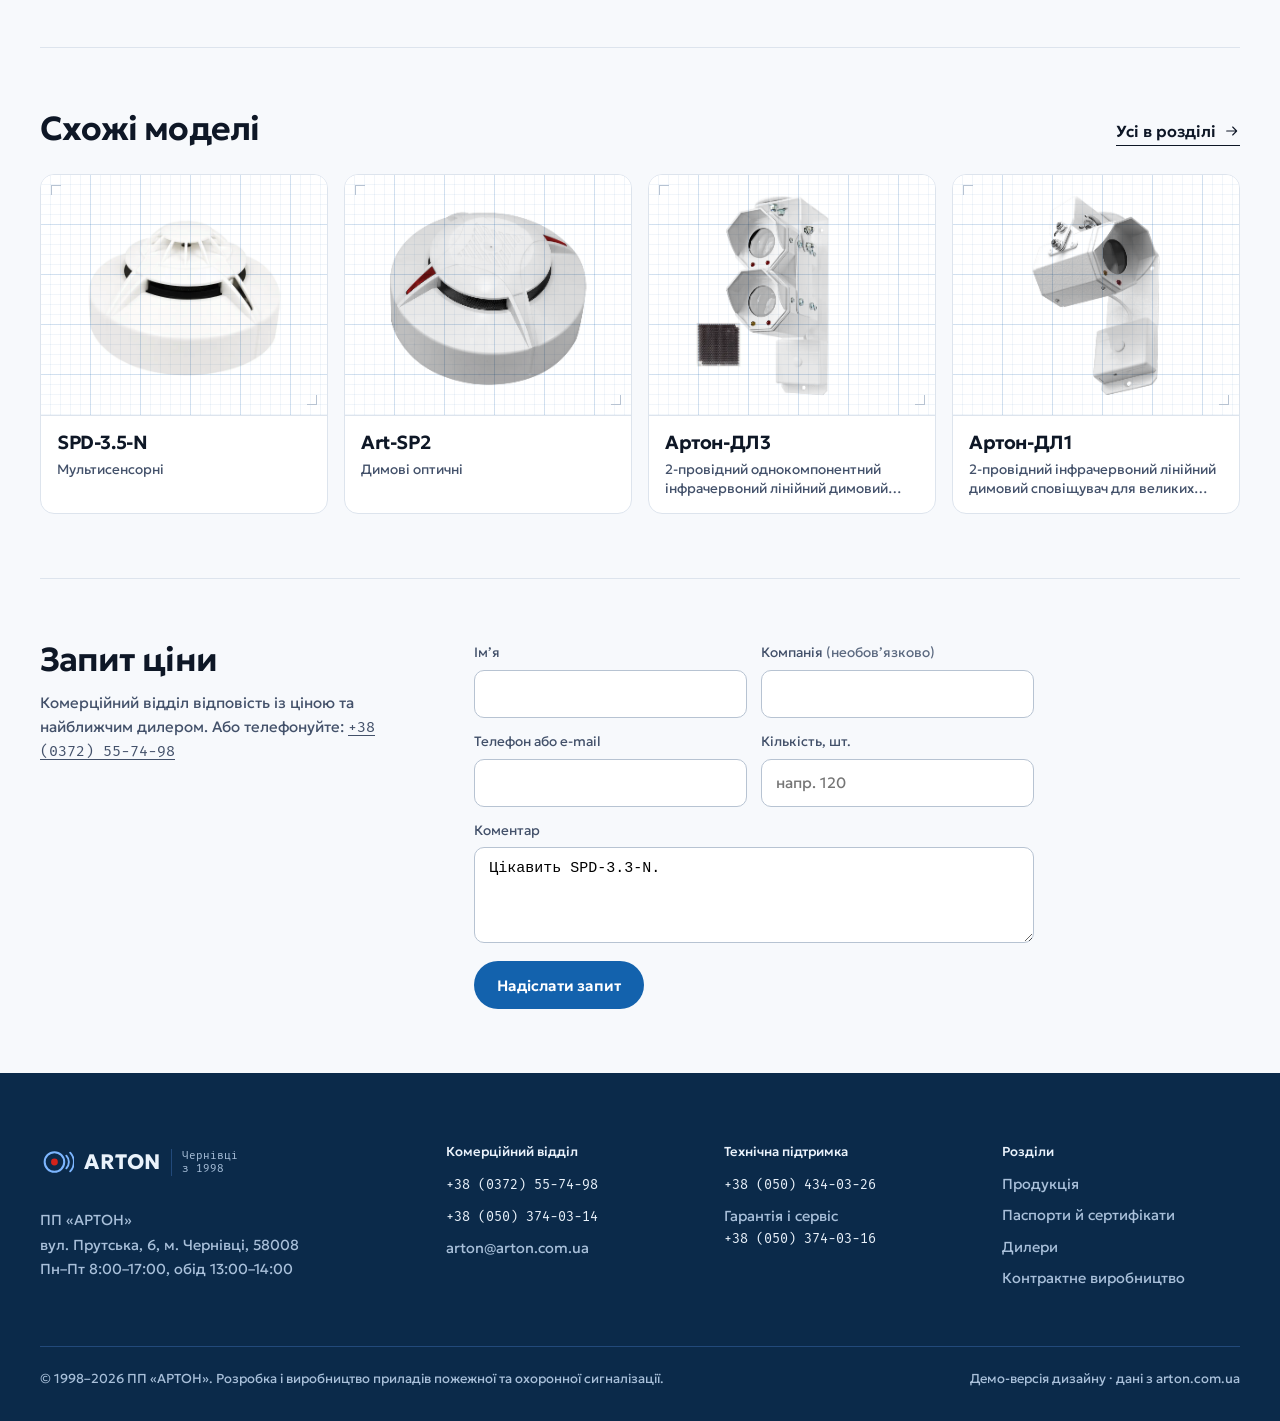
<file: product.html>
<!doctype html>
<html lang="uk">
<head>
<meta charset="utf-8">
<meta name="viewport" content="width=device-width, initial-scale=1">
<title>SPD-3.3-N — мультисенсорний пожежний сповіщувач | АРТОН</title>
<meta name="description" content="Характеристики, документи та дилери пожежного сповіщувача АРТОН.">
<meta name="robots" content="noindex, nofollow">
<meta name="theme-color" content="#f7f9fc">
<link rel="preconnect" href="https://fonts.googleapis.com">
<link rel="preconnect" href="https://fonts.gstatic.com" crossorigin>
<link href="https://fonts.googleapis.com/css2?family=Geologica:wght,SHRP@300..800,0..100&family=Fira+Mono:wght@400;500&display=swap" rel="stylesheet">
<link rel="stylesheet" href="css/style.css?v=6">
</head>
<body data-page="catalog">
<div data-header></div>

<main>
  <div class="wrap">
    <nav class="crumbs" aria-label="Навігація" data-crumbs></nav>
    <div class="pdp">
      <div class="plate">
        <div class="plate__stage mm" data-stage>
          <img src="img/products/spd-3.3-3.5_p.webp" alt="SPD-3.3-N" data-main>
          <div class="plate__label" data-label></div>
          <div class="plate__dim" data-dim><i></i><span></span><i></i></div>
        </div>
        <div class="plate__thumbs" role="group" aria-label="Зображення" data-thumbs></div>
      </div>

      <div class="pinfo">
        <div class="pinfo__type" data-tags></div>
        <h1 data-name></h1>
        <p class="pinfo__desc" data-desc></p>
        <dl class="readouts" data-readouts></dl>
        <div class="pinfo__actions">
          <a class="btn btn--ink" href="index.html#buy"><svg class="icon" aria-hidden="true"><use href="#i-pin"/></svg>Де купити</a>
          <a class="btn btn--line" href="#rfq">Запитати ціну</a>
          <a class="btn btn--line" href="#" data-passport target="_blank" rel="noopener"><svg class="icon" aria-hidden="true"><use href="#i-down"/></svg>Паспорт</a>
        </div>
        <div class="pinfo__assure">
          <div><svg class="icon" aria-hidden="true"><use href="#i-factory"/></svg><span>Розроблено й виготовлено ПП «АРТОН», Чернівці</span></div>
          <div><svg class="icon" aria-hidden="true"><use href="#i-shield"/></svg><span>Гарантійний ремонт — служба технічного контролю, <a class="mono" href="tel:+380503740316">050 374-03-16</a></span></div>
          <div><svg class="icon" aria-hidden="true"><use href="#i-wrench"/></svg><span>Питання з монтажу й підключення — <a class="mono" href="tel:+380504340326">050 434-03-26</a></span></div>
        </div>
      </div>
    </div>
  </div>

  <nav class="ptabs" data-ptabs aria-label="Розділи сторінки">
    <div class="wrap">
      <span class="ptabs__name" data-ptabs-name></span>
      <a href="#features">Особливості</a>
      <a href="#specs">Характеристики</a>
      <a href="#range" data-only="range">Діапазон спрацювання</a>
      <a href="#modes" data-only="modes">Режими індикації</a>
      <a href="#documents">Документи</a>
      <a href="#related">Схожі моделі</a>
      <a class="btn btn--ink btn--s ptabs__cta" href="#rfq">Запитати ціну</a>
    </div>
  </nav>

  <div class="wrap">
    <section class="psec" id="features">
      <div class="psec__grid">
        <div><h2>Особливості</h2></div>
        <ul class="feats" data-feats></ul>
      </div>
    </section>

    <section class="psec" id="range" data-only="range" hidden>
      <div class="psec__grid">
        <div><h2>Діапазон спрацювання</h2><p class="psec__aside">Статична температура спрацювання за паспортом і межі класів ДСТУ EN 54-5.</p></div>
        <div data-range></div>
      </div>
    </section>

    <section class="psec" id="specs">
      <div class="psec__grid">
        <div><h2>Технічні характеристики</h2><p class="psec__aside">Значення з паспорта виробу. Для проєкту використовуйте актуальну редакцію паспорта.</p></div>
        <table class="protocol" data-specs></table>
      </div>
    </section>

    <section class="psec" id="modes" data-only="modes" hidden>
      <div class="psec__grid">
        <div><h2>Режими індикації</h2><p class="psec__aside">Вбудовані оптичні індикатори показують стан сповіщувача на об’єкті.</p></div>
        <div class="modes">
          <div class="mode"><b>Черговий</b><p>Нормальна робота, контроль середовища.</p></div>
          <div class="mode"><b>Пожежа</b><p>Сигнал тривоги передано на ППКП.</p></div>
          <div class="mode"><b>Граничний рівень компенсації</b><p>Досягнуто граничного рівня компенсації дрейфу чутливості.</p></div>
          <div class="mode"><b>Несправність</b><p>Самодіагностика виявила несправність.</p></div>
        </div>
      </div>
    </section>

    <section class="psec" id="documents">
      <div class="psec__grid">
        <div><h2>Документи</h2><p class="psec__aside">PDF завантажуються з сервера АРТОН.</p></div>
        <ul class="doclist" data-docs></ul>
      </div>
    </section>

    <section class="psec" id="related">
      <div style="display:flex;justify-content:space-between;align-items:end;gap:24px;margin-bottom:28px;flex-wrap:wrap">
        <h2>Схожі моделі</h2>
        <a class="link-arrow" href="catalog.html" data-cat-link>Усі в розділі <svg class="icon" aria-hidden="true"><use href="#i-arrow"/></svg></a>
      </div>
      <div class="related" data-related></div>
    </section>

    <section class="psec" id="rfq" style="border-bottom:0">
      <div class="psec__grid">
        <div><h2>Запит ціни</h2><p class="psec__aside">Комерційний відділ відповість із ціною та найближчим дилером. Або телефонуйте: <a class="mono" href="tel:+380372557498">+38 (0372) 55-74-98</a></p></div>
        <div class="rfq" data-rfq>
          <form class="rfq__form" novalidate>
            <div class="rfq__row">
              <div class="field"><label for="f-name">Ім’я</label><input id="f-name" name="name" autocomplete="name" required><span class="err">Вкажіть, як до вас звертатися</span></div>
              <div class="field"><label for="f-org">Компанія <span style="color:var(--ink-3)">(необов’язково)</span></label><input id="f-org" name="org" autocomplete="organization"></div>
            </div>
            <div class="rfq__row" style="margin-top:14px">
              <div class="field"><label for="f-phone">Телефон або e-mail</label><input id="f-phone" name="contact" autocomplete="tel" required><span class="err">Потрібен телефон або e-mail для відповіді</span></div>
              <div class="field"><label for="f-qty">Кількість, шт.</label><input id="f-qty" name="qty" inputmode="numeric" placeholder="напр. 120"></div>
            </div>
            <div class="field" style="margin-top:14px"><label for="f-msg">Коментар</label><textarea id="f-msg" name="msg" data-msg></textarea></div>
            <button class="btn btn--ink" type="submit" style="margin-top:18px">Надіслати запит</button>
          </form>
          <div class="rfq__done" role="status"><b>Запит сформовано</b><p style="margin-top:6px;color:var(--ink-2)">Це демо-версія: дані нікуди не надсилаються. На робочому сайті запит піде в комерційний відділ.</p></div>
        </div>
      </div>
    </section>
  </div>
</main>

<div data-footer></div>

<script src="js/products.js?v=6"></script>
<script src="js/app.js?v=6"></script>
<script src="js/product.js?v=6"></script>
</body>
</html>
</file>
<file: css/style.css>
/* ============================================================
   АРТОН — демо «Протокол випробувань»
   Світ: сертифікаційна лабораторія EN 54 — міліметрівка,
   крива нагріву, таблиці протоколу, зразки з розмірними лініями.
   Червоний — лише поріг «Пожежа».
   ============================================================ */

:root {
  --paper: #f7f9fc;
  --sheet: #ffffff;
  --sheet-2: #edf2f8;
  --rule: #dde4ed;
  --rule-strong: #b7c3d2;
  --mm-minor: rgba(19, 98, 173, 0.06);
  --mm-major: rgba(19, 98, 173, 0.14);
  --ink: #0e1726;
  --ink-2: #43516a;
  --ink-3: #5c6a80;
  --brand: #1362ad;
  --brand-hover: #0f5397;
  --brand-deep: #0b2a4a;
  --trace: #1362ad;
  --trace-soft: rgba(19, 98, 173, 0.1);
  --alarm: #e0251b;
  --alarm-soft: rgba(224, 37, 27, 0.12);
  --ok: #1d7a45;

  --chamber: #0b2a4a;
  --chamber-2: #0f355c;
  --chamber-line: #22497a;
  --chamber-ink: #eaf2fb;
  --chamber-ink-2: #a9c0da;
  --chamber-trace: #7db6ff;

  --font: "Geologica", "Segoe UI", system-ui, sans-serif;
  --mono: "Fira Mono", ui-monospace, "SF Mono", Menlo, monospace;

  --wrap: 1360px;
  --gutter: clamp(16px, 3.2vw, 40px);
  --radius: 14px;
  --radius-s: 8px;
  --ease: cubic-bezier(0.16, 1, 0.3, 1);
  --shadow: 0 1px 2px rgba(11, 42, 74, 0.06), 0 14px 36px -14px rgba(11, 42, 74, 0.22);
}

*,
*::before,
*::after { box-sizing: border-box; }

html {
  -webkit-text-size-adjust: 100%;
  text-size-adjust: 100%;
  scroll-behavior: smooth;
  scrollbar-color: var(--rule-strong) var(--paper);
}

body {
  margin: 0;
  background: var(--paper);
  color: var(--ink);
  font-family: var(--font);
  font-size: 16px;
  line-height: 1.55;
  font-variation-settings: "SHRP" 0;
  -webkit-font-smoothing: antialiased;
  text-rendering: optimizeLegibility;
}

::selection { background: var(--trace); color: #fff; }

img { max-width: 100%; display: block; }
a { color: inherit; text-decoration-thickness: 1px; text-underline-offset: 0.2em; }
button, input, select { font: inherit; color: inherit; }
button { cursor: pointer; }

:focus-visible {
  outline: 2px solid var(--trace);
  outline-offset: 3px;
  border-radius: 4px;
}

h1, h2, h3, h4 {
  margin: 0;
  font-weight: 620;
  letter-spacing: -0.028em;
  line-height: 1.04;
  text-wrap: balance;
  font-variation-settings: "SHRP" 60;
}

p { margin: 0; text-wrap: pretty; }

.mono,
.num {
  font-family: var(--mono);
  font-variant-numeric: tabular-nums;
  letter-spacing: 0;
}

.wrap {
  width: 100%;
  max-width: var(--wrap);
  margin: 0 auto;
  padding: 0 var(--gutter);
}

.sr-only {
  position: absolute; width: 1px; height: 1px; padding: 0; margin: -1px;
  overflow: hidden; clip: rect(0, 0, 0, 0); white-space: nowrap; border: 0;
}

.icon { width: 20px; height: 20px; flex: none; stroke: currentColor; fill: none; stroke-width: 1.6; stroke-linecap: round; stroke-linejoin: round; }
.icon--s { width: 16px; height: 16px; }

/* ---------- міліметрівка: тільки під графіками та зразками ---------- */
.mm {
  background-color: var(--sheet);
  background-image:
    linear-gradient(var(--mm-major) 1px, transparent 1px),
    linear-gradient(90deg, var(--mm-major) 1px, transparent 1px),
    linear-gradient(var(--mm-minor) 1px, transparent 1px),
    linear-gradient(90deg, var(--mm-minor) 1px, transparent 1px);
  background-size: 50px 50px, 50px 50px, 10px 10px, 10px 10px;
  background-position: -1px -1px;
}

/* ============================ Buttons ============================ */
.btn {
  --h: 48px;
  display: inline-flex; align-items: center; justify-content: center; gap: 10px;
  height: var(--h); padding: 0 22px;
  border-radius: 999px; border: 1px solid transparent;
  font-weight: 560; font-size: 15px; letter-spacing: -0.005em;
  text-decoration: none; white-space: nowrap;
  transition: background-color 0.25s var(--ease), color 0.25s var(--ease), border-color 0.25s var(--ease), transform 0.25s var(--ease);
}
.btn:active { transform: translateY(1px); }
.btn--ink { background: var(--brand); color: #fff; }
.btn--ink:hover { background: var(--brand-hover); }
.btn--line { border-color: var(--rule-strong); background: transparent; }
.btn--line:hover { border-color: var(--ink); }
.btn--light { background: var(--chamber-ink); color: var(--chamber); }
.btn--light:hover { background: #fff; }
.btn--s { --h: 38px; padding: 0 16px; font-size: 14px; }
.btn .icon { width: 18px; height: 18px; }

.link-arrow {
  display: inline-flex; align-items: center; gap: 8px;
  font-weight: 560; text-decoration: none;
  border-bottom: 1px solid currentColor; padding-bottom: 2px;
}
.link-arrow .icon { width: 16px; height: 16px; transition: transform 0.3s var(--ease); }
.link-arrow:hover .icon { transform: translateX(3px); }

/* ============================ Header ============================ */
.topbar {
  border-bottom: 1px solid var(--rule);
  font-size: 13px; color: var(--ink-2);
}
.topbar .wrap { display: flex; align-items: center; gap: 24px; height: 36px; }
.topbar a { text-decoration: none; }
.topbar a:hover { color: var(--ink); }
.topbar__spacer { flex: 1; }
.topbar__langs { display: flex; gap: 2px; }
.topbar__langs a { padding: 2px 7px; border-radius: 5px; font-family: var(--mono); font-size: 12px; }
.topbar__langs a[aria-current] { background: var(--brand); color: #fff; }

.header {
  position: sticky; top: 0; z-index: 50;
  background: color-mix(in srgb, var(--paper) 88%, transparent);
  backdrop-filter: saturate(1.4) blur(14px);
  -webkit-backdrop-filter: saturate(1.4) blur(14px);
  border-bottom: 1px solid var(--rule);
}
.header .wrap { display: flex; align-items: center; gap: 28px; height: 72px; }

.logo { display: inline-flex; align-items: center; gap: 10px; text-decoration: none; flex: none; }
.logo svg { width: 34px; height: 34px; color: var(--brand); }
.footer .logo svg { color: var(--chamber-trace); }
.logo__word { font-weight: 720; font-size: 21px; letter-spacing: 0.04em; font-variation-settings: "SHRP" 100; }
.logo__since { font-family: var(--mono); font-size: 11px; color: var(--ink-3); border-left: 1px solid var(--rule-strong); padding-left: 10px; line-height: 1.2; }

.nav { display: flex; gap: 4px; }
.nav a {
  padding: 8px 12px; border-radius: 8px;
  font-size: 15px; font-weight: 500; text-decoration: none; color: var(--ink-2); white-space: nowrap;
  transition: color 0.2s, background-color 0.2s;
}
.nav a:hover { color: var(--ink); background: var(--sheet-2); }
.nav a[aria-current="page"] { color: var(--ink); }

.header__spacer { flex: 1; }

.search {
  position: relative; display: flex; align-items: center;
  width: 280px; height: 42px; padding: 0 14px 0 40px;
  border: 1px solid var(--rule-strong); border-radius: 999px; background: var(--sheet);
  transition: border-color 0.2s, box-shadow 0.2s;
}
.search:focus-within { border-color: var(--ink); box-shadow: 0 0 0 4px var(--trace-soft); }
.search .icon { position: absolute; left: 14px; color: var(--ink-3); }
.search input { border: 0; outline: 0; background: none; width: 100%; font-size: 14px; }
.search input::placeholder { color: var(--ink-3); }
.search kbd { font-family: var(--mono); font-size: 11px; color: var(--ink-3); border: 1px solid var(--rule-strong); border-radius: 4px; padding: 1px 5px; }

.search-pop {
  position: absolute; top: calc(100% + 8px); left: 0; right: 0; z-index: 60;
  background: var(--sheet); border: 1px solid var(--rule); border-radius: 12px;
  box-shadow: var(--shadow); padding: 6px; display: none;
}
.search-pop.is-open { display: block; }
.search-pop a {
  display: grid; grid-template-columns: 40px 1fr; gap: 10px; align-items: center;
  padding: 6px 8px; border-radius: 8px; text-decoration: none;
}
.search-pop a:hover, .search-pop a.is-active { background: var(--sheet-2); }
.search-pop img { width: 40px; height: 40px; object-fit: contain; mix-blend-mode: multiply; }
.search-pop b { display: block; font-weight: 600; font-size: 14px; }
.search-pop span { font-size: 12px; color: var(--ink-3); }
.search-pop__empty { padding: 12px; font-size: 14px; color: var(--ink-2); }

.menu-btn { display: none; width: 44px; height: 44px; border-radius: 10px; border: 1px solid var(--rule-strong); background: var(--sheet); align-items: center; justify-content: center; }

/* ============================ Hero ============================ */
.hero { padding: clamp(40px, 6vw, 88px) 0 clamp(40px, 5vw, 72px); }
.hero__grid { display: grid; grid-template-columns: minmax(0, 5fr) minmax(0, 7fr); gap: clamp(32px, 5vw, 72px); align-items: center; }
.hero h1 { font-size: clamp(2.6rem, 4.3vw, 4.4rem); font-weight: 640; }
.hero h1 em { font-style: normal; color: var(--brand); }
.hero__lead { margin-top: 24px; font-size: clamp(17px, 1.35vw, 19px); color: var(--ink-2); max-width: 36ch; }
.hero__actions { margin-top: 34px; display: flex; flex-wrap: wrap; align-items: center; gap: 14px 24px; }
.hero__search { margin-top: 36px; max-width: 460px; }
.hero__search .search { width: 100%; height: 52px; }
.hero__search-hint { margin-top: 10px; font-size: 13px; color: var(--ink-3); }
.hero__search-hint button { border: 0; background: none; padding: 0; font-family: var(--mono); font-size: 12px; color: var(--ink-2); text-decoration: underline; text-underline-offset: 3px; text-decoration-color: var(--rule-strong); }
.hero__search-hint button:hover { color: var(--ink); text-decoration-color: currentColor; }

/* ---------- Протокол-графік ---------- */
.test {
  position: relative;
  border-radius: 18px;
  overflow: hidden;
  box-shadow: 0 30px 60px -30px rgba(11, 42, 74, 0.55);
  background: var(--brand);
  color: #fff;
}
.test .mm {
  background-color: var(--brand);
  background-image:
    linear-gradient(rgba(255,255,255,.16) 1px, transparent 1px),
    linear-gradient(90deg, rgba(255,255,255,.16) 1px, transparent 1px),
    linear-gradient(rgba(255,255,255,.06) 1px, transparent 1px),
    linear-gradient(90deg, rgba(255,255,255,.06) 1px, transparent 1px);
}
.test__head {
  display: flex; align-items: center; gap: 16px; flex-wrap: wrap;
  padding: 14px 18px; border-bottom: 1px solid rgba(255,255,255,.18);
  font-size: 13px; color: rgba(255,255,255,.78);
}
.test__head b { color: #fff; font-weight: 600; }
.test__readout { margin-left: auto; display: flex; gap: 18px; font-family: var(--mono); font-size: 13px; color: #fff; }
.test__readout span { color: rgba(255,255,255,.65); }
.test__plot { position: relative; aspect-ratio: 16 / 10.4; }
.test__plot svg { position: absolute; inset: 0; width: 100%; height: 100%; overflow: visible; }
.test__foot {
  display: flex; align-items: center; gap: 16px; flex-wrap: wrap;
  padding: 12px 18px; border-top: 1px solid rgba(255,255,255,.18); font-size: 12.5px; color: rgba(255,255,255,.75);
}
.test__foot .legend { display: inline-flex; align-items: center; gap: 8px; }
.test__foot .legend i { width: 18px; height: 2px; background: #fff; display: inline-block; }
.test__foot .legend i.r { background: #ff5a4f; height: 8px; border-radius: 2px; }
.test__replay {
  margin-left: auto; display: inline-flex; align-items: center; gap: 6px;
  border: 1px solid rgba(255,255,255,.4); background: transparent; border-radius: 999px; padding: 5px 12px; font-size: 12.5px; color: #fff;
}
.test__replay:hover { background: #fff; color: var(--brand); }

.axis text { font-family: var(--mono); font-size: 11px; fill: rgba(255,255,255,.7); }
.axis line { stroke: rgba(255,255,255,.45); stroke-width: 1; }
.band rect.zone { fill: rgba(255,255,255,.12); transition: fill 0.4s var(--ease); }
.band line.tick { stroke: rgba(255,255,255,.85); stroke-width: 1.4; }
.band text { font-family: var(--mono); font-size: 12px; fill: rgba(255,255,255,.8); transition: fill 0.3s; }
.band text.cls { font-family: var(--font); font-weight: 650; font-size: 15px; fill: #fff; }
.band.is-armed rect.zone { fill: rgba(255, 90, 79, 0.45); }
.band.is-fire rect.zone { fill: var(--alarm); }
.band.is-fire text.fire { fill: #fff; }
.band text.fire { opacity: 0; font-weight: 500; transition: opacity 0.3s; }
.band.is-fire text.fire { opacity: 1; }
.trace-line { fill: none; stroke: #fff; stroke-width: 2.6; stroke-linejoin: round; stroke-linecap: round; }
.trace-dot { fill: #fff; }
.trace-dot-halo { fill: #fff; opacity: 0.25; }
.trace-now { stroke: #fff; stroke-dasharray: 3 4; stroke-width: 1; opacity: 0.45; }
.fire-dot { fill: var(--alarm); }

.specimen-chip {
  position: absolute; left: 76px; top: 18px; color: var(--ink);
  display: grid; grid-template-columns: 76px auto; gap: 12px; align-items: center;
  padding: 10px 14px 10px 10px; border-radius: 12px;
  background: color-mix(in srgb, var(--sheet) 92%, transparent);
  border: 1px solid var(--rule); box-shadow: var(--shadow);
  backdrop-filter: blur(6px);
}
.specimen-chip img { width: 76px; height: 76px; object-fit: contain; mix-blend-mode: multiply; }
.specimen-chip b { display: block; font-size: 15px; font-weight: 650; }
.specimen-chip span { display: block; font-family: var(--mono); font-size: 12px; color: var(--ink-3); }
.specimen-chip .led { display: inline-block; width: 8px; height: 8px; border-radius: 50%; background: var(--rule-strong); margin-right: 6px; transition: background-color 0.3s, box-shadow 0.3s; vertical-align: 1px; }
.specimen-chip.is-fire .led { background: var(--alarm); box-shadow: 0 0 0 4px var(--alarm-soft); }
.specimen-chip .state { color: var(--ink-2); }
.specimen-chip.is-fire .state { color: var(--alarm); }

/* ============================ Report header strip ============================ */
.report {
  border-top: 2px solid var(--brand);
  border-bottom: 1px solid var(--rule-strong);
  display: grid; grid-template-columns: repeat(4, minmax(0, 1fr));
}
.report > div { padding: 18px 20px 20px 0; }
.report > div + div { padding-left: 20px; border-left: 1px solid var(--rule); }
.report dt { font-size: 13px; color: var(--ink-3); }
.report dd { margin: 6px 0 0; font-size: 17px; font-weight: 560; letter-spacing: -0.01em; line-height: 1.3; }
.report dd .mono { font-size: 15px; font-weight: 400; }

/* ============================ Sections ============================ */
.section { padding: clamp(72px, 9vw, 128px) 0; }
.section--tight { padding-top: clamp(48px, 6vw, 80px); }
.section__head { display: grid; grid-template-columns: minmax(0, 7fr) minmax(0, 5fr); gap: 32px 48px; align-items: end; margin-bottom: clamp(32px, 4vw, 56px); }
.section__head h2 { font-size: clamp(2rem, 3.6vw, 3.4rem); }
.section__head p { color: var(--ink-2); font-size: 17px; max-width: 46ch; }

/* ---------- Номенклатура (реєстр зразків) ---------- */
.register { border-top: 1px solid var(--ink); }
.register__row {
  display: grid; grid-template-columns: minmax(0, 4.2fr) minmax(0, 3.6fr) minmax(0, 3.2fr) 48px;
  gap: 24px; align-items: center;
  padding: 22px 0; border-bottom: 1px solid var(--rule-strong);
  text-decoration: none; position: relative;
  transition: background-color 0.3s var(--ease);
}
.register__row::before {
  content: ""; position: absolute; inset: 0 calc(var(--gutter) * -1);
  background: var(--sheet); opacity: 0; transition: opacity 0.3s var(--ease); z-index: -1;
}
.register__row:hover::before { opacity: 1; }
.register__name { font-size: clamp(1.35rem, 2vw, 1.9rem); font-weight: 600; letter-spacing: -0.024em; line-height: 1.1; font-variation-settings: "SHRP" 60; }
.register__name small { display: block; margin-top: 6px; font-family: var(--mono); font-size: 12.5px; color: var(--ink-3); letter-spacing: 0; font-weight: 400; }
.register__desc { color: var(--ink-2); font-size: 15px; }
.register__specimens { display: flex; justify-content: flex-end; }
.register__specimens img {
  width: 84px; height: 84px; object-fit: contain; mix-blend-mode: multiply;
  margin-left: -14px; transition: transform 0.45s var(--ease);
}
.register__row:hover .register__specimens img { transform: translateY(-4px); }
.register__row:hover .register__specimens img:nth-child(2) { transition-delay: 0.04s; }
.register__row:hover .register__specimens img:nth-child(3) { transition-delay: 0.08s; }
.register__go {
  width: 48px; height: 48px; border-radius: 50%; border: 1px solid var(--rule-strong);
  display: grid; place-items: center; transition: background-color 0.3s var(--ease), border-color 0.3s, color 0.3s;
}
.register__row:hover .register__go { background: var(--brand); border-color: var(--brand); color: #fff; }
.tag {
  display: inline-flex; align-items: center; gap: 6px; height: 24px; padding: 0 9px;
  border-radius: 999px; border: 1px solid var(--rule-strong);
  font-family: var(--mono); font-size: 11.5px; color: var(--ink-2); white-space: nowrap; letter-spacing: 0;
}
.tag--trace { border-color: transparent; background: var(--trace-soft); color: var(--trace); }
.tag--new { border-color: transparent; background: var(--alarm); color: #fff; }

/* ---------- Камера (темна секція підбору) ---------- */
.chamber { background: var(--chamber); color: var(--chamber-ink); }
.chamber .section__head p { color: var(--chamber-ink-2); }
.chamber ::selection { background: var(--chamber-trace); color: var(--chamber); }
.chamber__grid { display: grid; grid-template-columns: minmax(0, 5fr) minmax(0, 7fr); gap: clamp(32px, 5vw, 72px); align-items: start; }

.dial { border: 1px solid var(--chamber-line); border-radius: var(--radius); padding: 28px; background: var(--chamber-2); }
.dial__label { font-size: 15px; color: var(--chamber-ink-2); }
.dial__value { margin: 10px 0 18px; font-family: var(--mono); font-size: clamp(3.4rem, 6vw, 5rem); line-height: 1; letter-spacing: -0.03em; color: #fff; }
.dial__value span { font-size: 0.42em; color: var(--chamber-ink-2); margin-left: 4px; }
.range { -webkit-appearance: none; appearance: none; width: 100%; height: 36px; background: transparent; }
.range::-webkit-slider-runnable-track { height: 4px; border-radius: 4px; background: linear-gradient(90deg, var(--chamber-trace) var(--p, 30%), var(--chamber-line) var(--p, 30%)); }
.range::-moz-range-track { height: 4px; border-radius: 4px; background: var(--chamber-line); }
.range::-moz-range-progress { height: 4px; border-radius: 4px; background: var(--chamber-trace); }
.range::-webkit-slider-thumb { -webkit-appearance: none; width: 26px; height: 26px; margin-top: -11px; border-radius: 50%; background: #fff; border: 6px solid var(--chamber-trace); box-shadow: 0 2px 10px rgba(0,0,0,.4); }
.range::-moz-range-thumb { width: 14px; height: 14px; border-radius: 50%; background: #fff; border: 6px solid var(--chamber-trace); }
.dial__scale { display: flex; justify-content: space-between; font-family: var(--mono); font-size: 11.5px; color: var(--chamber-ink-2); margin-top: 2px; }

.switches { margin-top: 26px; display: grid; gap: 10px; }
.switch { display: grid; grid-template-columns: 44px 1fr; gap: 14px; align-items: start; cursor: pointer; padding: 14px; border-radius: 12px; border: 1px solid var(--chamber-line); transition: border-color 0.2s, background-color 0.2s; }
.switch:hover { border-color: #3d454c; }
.switch input { position: absolute; opacity: 0; pointer-events: none; }
.switch__track { width: 44px; height: 26px; border-radius: 999px; background: var(--chamber-line); position: relative; transition: background-color 0.25s var(--ease); }
.switch__track::after { content: ""; position: absolute; top: 3px; left: 3px; width: 20px; height: 20px; border-radius: 50%; background: #fff; transition: transform 0.3s var(--ease); }
.switch input:checked + .switch__track { background: var(--chamber-trace); }
.switch input:checked + .switch__track::after { transform: translateX(18px); }
.switch input:focus-visible + .switch__track { outline: 2px solid var(--chamber-trace); outline-offset: 3px; }
.switch b { display: block; font-weight: 560; font-size: 15px; }
.switch small { display: block; margin-top: 2px; color: var(--chamber-ink-2); font-size: 13.5px; line-height: 1.45; }
.dial__note { margin-top: 20px; font-size: 13px; color: var(--chamber-ink-2); line-height: 1.5; }

.classes { display: grid; gap: 12px; }
.cls {
  display: grid; grid-template-columns: 88px minmax(0, 1fr); gap: 20px;
  padding: 22px; border-radius: var(--radius); border: 1px solid var(--chamber-line);
  transition: opacity 0.4s var(--ease), border-color 0.4s var(--ease), background-color 0.4s var(--ease);
}
.cls.is-off { opacity: 0.38; }
.cls.is-best { border-color: var(--chamber-trace); background: rgba(127, 156, 255, 0.07); }
.cls__code { font-size: 44px; font-weight: 680; letter-spacing: -0.04em; line-height: 0.9; font-variation-settings: "SHRP" 100; }
.cls__code small { display: block; margin-top: 10px; font-family: var(--mono); font-size: 11.5px; letter-spacing: 0; font-weight: 400; color: var(--chamber-ink-2); line-height: 1.4; }
.cls__meta { display: flex; flex-wrap: wrap; gap: 6px 20px; font-size: 13.5px; color: var(--chamber-ink-2); }
.cls__meta b { color: var(--chamber-ink); font-family: var(--mono); font-weight: 400; }
.cls__verdict { margin: 10px 0 12px; font-weight: 560; font-size: 16px; }
.cls__models { display: flex; flex-wrap: wrap; gap: 8px; }
.cls__models a {
  display: inline-flex; align-items: center; gap: 8px; height: 38px; padding: 0 12px 0 4px;
  border-radius: 999px; background: var(--chamber-2); border: 1px solid var(--chamber-line);
  font-family: var(--mono); font-size: 13px; text-decoration: none; transition: border-color 0.2s, background-color 0.2s;
}
.cls__models a:hover { border-color: var(--chamber-ink-2); background: #1d2226; }
.cls__models img { width: 30px; height: 30px; border-radius: 50%; background: #f4f5f1; object-fit: contain; padding: 2px; }
.cls__empty { font-size: 13.5px; color: var(--chamber-ink-2); }

/* ---------- Вектор: однолінійна схема ---------- */
.vektor { display: grid; grid-template-columns: minmax(0, 7fr) minmax(0, 5fr); gap: clamp(32px, 5vw, 72px); align-items: center; }
.scheme { border: 1px solid var(--rule-strong); border-radius: var(--radius); overflow: hidden; background: var(--sheet); box-shadow: var(--shadow); }
.scheme svg { display: block; width: 100%; height: auto; }
.scheme text { font-family: var(--mono); font-size: 14px; fill: var(--ink-2); }
.scheme text.t { font-family: var(--font); font-weight: 600; font-size: 17px; fill: var(--ink); }
.scheme .wire { stroke: var(--brand-deep); stroke-width: 1.8; fill: none; }
.scheme .pulse { stroke: var(--trace); stroke-width: 2.6; fill: none; stroke-dasharray: 26 600; animation: pulse 3.2s linear infinite; }
@keyframes pulse { from { stroke-dashoffset: 626; } to { stroke-dashoffset: 0; } }
.scheme .node rect, .scheme .node circle.body { fill: var(--sheet); stroke: var(--brand-deep); stroke-width: 1.6; }
.scheme .node:hover rect, .scheme .node:hover circle.body { fill: #fff; stroke: var(--trace); }
.scheme__cap { display: flex; justify-content: space-between; gap: 16px; padding: 12px 18px; border-top: 1px solid var(--rule); font-size: 12.5px; color: var(--ink-3); }
.vektor h2 { font-size: clamp(2rem, 3.6vw, 3.4rem); }
.vektor__text p { margin-top: 20px; color: var(--ink-2); font-size: 17px; max-width: 44ch; }
.vektor__list { margin: 28px 0 0; padding: 0; list-style: none; border-top: 1px solid var(--rule-strong); }
.vektor__list li { display: flex; align-items: center; justify-content: space-between; gap: 16px; padding: 14px 0; border-bottom: 1px solid var(--rule); font-size: 15px; }
.vektor__list a { text-decoration: none; display: flex; align-items: center; justify-content: space-between; gap: 16px; width: 100%; }
.vektor__list a:hover span:first-child { text-decoration: underline; }
.vektor__list .mono { font-size: 12.5px; color: var(--ink-3); }

/* ---------- Документація ---------- */
.docs { display: grid; grid-template-columns: minmax(0, 4fr) minmax(0, 8fr); gap: clamp(32px, 5vw, 72px); align-items: start; }
.docs h2 { font-size: clamp(2rem, 3.6vw, 3.4rem); }
.docs__intro p { margin-top: 18px; color: var(--ink-2); font-size: 17px; }
.docs__filter { margin-top: 28px; display: flex; flex-wrap: wrap; gap: 8px; }
.chip {
  height: 36px; padding: 0 14px; border-radius: 999px; border: 1px solid var(--rule-strong); background: transparent;
  font-size: 14px; color: var(--ink-2); transition: all 0.2s var(--ease);
}
.chip:hover { border-color: var(--ink); color: var(--ink); }
.chip[aria-pressed="true"] { background: var(--brand); border-color: var(--brand); color: #fff; }
.chip .num { font-size: 12px; margin-left: 4px; opacity: 0.7; }

.table { width: 100%; border-collapse: collapse; font-size: 14.5px; }
.table th { text-align: left; font-weight: 500; font-size: 12.5px; color: var(--ink-3); padding: 0 12px 10px 0; border-bottom: 1px solid var(--ink); white-space: nowrap; }
.table td { padding: 13px 12px 13px 0; border-bottom: 1px solid var(--rule); vertical-align: middle; }
.table tr:hover td { background: var(--sheet); }
.table .num { font-size: 13px; color: var(--ink-2); white-space: nowrap; }
.table a { text-decoration: none; }
.table a:hover { text-decoration: underline; }
.doc-kind { display: inline-flex; align-items: center; gap: 8px; }
.doc-kind i { width: 8px; height: 8px; border-radius: 2px; background: var(--ink); }
.doc-kind i.cert_eu { background: var(--trace); }
.doc-kind i.cert_ua { background: #8a6d1d; }
.doc-kind i.scheme { background: var(--ok); }
.pdf-link { display: inline-flex; align-items: center; gap: 6px; font-weight: 560; }
.docs__more { margin-top: 18px; font-size: 14px; color: var(--ink-3); }

/* ---------- Де купити ---------- */
.buy { display: grid; grid-template-columns: minmax(0, 4fr) minmax(0, 8fr); gap: clamp(32px, 5vw, 72px); }
.buy h2 { font-size: clamp(2rem, 3.6vw, 3.4rem); }
.buy__intro p { margin-top: 18px; color: var(--ink-2); font-size: 17px; }
.cities { margin-top: 28px; display: flex; flex-wrap: wrap; gap: 8px; }
.dealers { display: grid; grid-template-columns: repeat(2, minmax(0, 1fr)); gap: 0 32px; border-top: 1px solid var(--ink); }
.dealer { padding: 20px 0; border-bottom: 1px solid var(--rule); }
.dealer b { display: block; font-size: 17px; font-weight: 600; letter-spacing: -0.01em; }
.dealer p { margin-top: 6px; font-size: 14.5px; color: var(--ink-2); }
.dealer .mono { font-size: 13.5px; color: var(--ink); margin-top: 8px; display: block; }
.dealer a { color: var(--trace); }
.dealer--hq b::after { content: "АРТОН"; margin-left: 10px; vertical-align: 2px; font-family: var(--mono); font-size: 11px; font-weight: 400; padding: 2px 8px; border-radius: 999px; background: var(--brand); color: #fff; }
.buy__cta { margin-top: 36px; padding: 24px; border-radius: var(--radius); background: var(--sheet); border: 1px solid var(--rule); display: grid; gap: 14px; }
.buy__cta b { font-size: 18px; font-weight: 600; letter-spacing: -0.01em; }
.buy__cta p { margin: 0; font-size: 14.5px; }

/* ---------- Новини ---------- */
.journal { border-top: 1px solid var(--ink); }
.journal a {
  display: grid; grid-template-columns: 150px minmax(0, 1fr) 40px; gap: 28px; align-items: baseline;
  padding: 24px 0; border-bottom: 1px solid var(--rule-strong); text-decoration: none;
}
.journal time { font-family: var(--mono); font-size: 13px; color: var(--ink-3); }
.journal h3 { font-size: clamp(1.15rem, 1.6vw, 1.5rem); font-weight: 580; letter-spacing: -0.02em; line-height: 1.25; }
.journal p { margin-top: 8px; color: var(--ink-2); font-size: 15px; max-width: 72ch; }
.journal .icon { color: var(--ink-3); transition: transform 0.3s var(--ease), color 0.3s; }
.journal a:hover h3 { color: var(--trace); }
.journal a:hover .icon { transform: translateX(4px); color: var(--ink); }

/* ============================ Footer ============================ */
.footer { background: var(--chamber); color: var(--chamber-ink-2); padding: 72px 0 32px; font-size: 14.5px; }
.footer a { text-decoration: none; }
.footer a:hover { color: #fff; }
.footer__grid { display: grid; grid-template-columns: minmax(0, 4fr) repeat(3, minmax(0, 2.6fr)); gap: 40px; }
.footer .logo { color: var(--chamber-ink); }
.footer .logo__since { border-color: var(--chamber-line); color: var(--chamber-ink-2); }
.footer h4 { font-size: 13px; font-weight: 500; color: var(--chamber-ink); letter-spacing: 0; margin-bottom: 14px; }
.footer ul { list-style: none; margin: 0; padding: 0; display: grid; gap: 9px; }
.footer address { font-style: normal; margin-top: 22px; line-height: 1.7; }
.footer .mono { color: var(--chamber-ink); font-size: 13.5px; }
.footer__bottom { margin-top: 56px; padding-top: 22px; border-top: 1px solid var(--chamber-line); display: flex; flex-wrap: wrap; gap: 12px 32px; justify-content: space-between; font-size: 13px; }

/* ============================ Catalog ============================ */
.crumbs { display: flex; flex-wrap: wrap; gap: 8px; align-items: center; font-size: 13.5px; color: var(--ink-3); padding-top: 28px; }
.crumbs a { text-decoration: none; }
.crumbs a:hover { color: var(--ink); text-decoration: underline; }
.crumbs svg { width: 12px; height: 12px; }

.cat-head { display: grid; grid-template-columns: minmax(0, 1fr) auto; gap: 24px; align-items: end; padding: 18px 0 28px; }
.cat-head h1 { font-size: clamp(2.3rem, 4.4vw, 4rem); }
.cat-head p { margin-top: 14px; color: var(--ink-2); font-size: 17px; max-width: 58ch; }
.cat-head__count { font-family: var(--mono); font-size: 13px; color: var(--ink-3); text-align: right; }
.cat-head__count b { display: block; font-size: 44px; line-height: 1; color: var(--ink); font-weight: 400; letter-spacing: -0.04em; }

.types { display: flex; gap: 6px; overflow-x: auto; padding-bottom: 2px; border-bottom: 1px solid var(--rule-strong); scrollbar-width: none; }
.types::-webkit-scrollbar { display: none; }
.types button {
  position: relative; flex: none; height: 48px; padding: 0 16px; border: 0; background: none;
  font-size: 15px; font-weight: 500; color: var(--ink-2);
}
.types button .num { font-size: 12px; color: var(--ink-3); margin-left: 6px; }
.types button::after { content: ""; position: absolute; left: 12px; right: 12px; bottom: -1px; height: 2px; background: var(--brand); transform: scaleX(0); transition: transform 0.35s var(--ease); }
.types button:hover { color: var(--ink); }
.types button[aria-pressed="true"] { color: var(--ink); }
.types button[aria-pressed="true"]::after { transform: scaleX(1); }

.cat { display: grid; grid-template-columns: 264px minmax(0, 1fr); gap: 40px; padding: 28px 0 96px; align-items: start; }
.filters { position: sticky; top: 96px; display: grid; gap: 26px; }
.fgroup h3 { font-size: 13px; font-weight: 500; color: var(--ink-3); letter-spacing: 0; margin-bottom: 10px; line-height: 1.3; }
.fgroup__opts { display: flex; flex-wrap: wrap; gap: 6px; }
.fgroup .chip { height: 34px; padding: 0 12px; font-size: 13.5px; }
.fgroup .chip.mono { font-family: var(--mono); font-size: 12.5px; }
.check { display: flex; align-items: center; gap: 10px; font-size: 14.5px; cursor: pointer; padding: 4px 0; }
.check input { appearance: none; -webkit-appearance: none; width: 20px; height: 20px; margin: 0; border-radius: 6px; border: 1.5px solid var(--rule-strong); background: var(--sheet); display: grid; place-items: center; transition: all 0.2s; }
.check input::after { content: ""; width: 10px; height: 6px; border-left: 2px solid #fff; border-bottom: 2px solid #fff; transform: rotate(-45deg) translate(1px, -1px) scale(0); transition: transform 0.2s var(--ease); }
.check input:checked { background: var(--brand); border-color: var(--brand); }
.check input:checked::after { transform: rotate(-45deg) translate(1px, -1px) scale(1); }
.filters__reset { justify-self: start; border: 0; background: none; padding: 0; font-size: 14px; color: var(--ink-2); text-decoration: underline; text-underline-offset: 3px; text-decoration-color: var(--rule-strong); }
.filters__reset:hover { color: var(--ink); text-decoration-color: currentColor; }
.filters__help { padding: 16px; border-radius: 12px; background: var(--sheet); border: 1px solid var(--rule); font-size: 13.5px; color: var(--ink-2); }
.filters__help b { display: block; color: var(--ink); font-weight: 600; font-size: 14.5px; margin-bottom: 4px; }
.filters__help a { color: var(--trace); font-weight: 500; }

.toolbar { display: flex; align-items: center; gap: 12px; margin-bottom: 18px; flex-wrap: wrap; }
.toolbar__found { font-size: 14px; color: var(--ink-2); }
.toolbar__found .num { color: var(--ink); }
.toolbar__spacer { flex: 1; }
.select { height: 38px; border-radius: 999px; border: 1px solid var(--rule-strong); background: var(--sheet); padding: 0 34px 0 14px; font-size: 14px; appearance: none; -webkit-appearance: none; background-image: url("data:image/svg+xml,%3Csvg xmlns='http://www.w3.org/2000/svg' width='12' height='12' fill='none' stroke='%23474d53' stroke-width='1.6' stroke-linecap='round'%3E%3Cpath d='M3 4.5l3 3 3-3'/%3E%3C/svg%3E"); background-repeat: no-repeat; background-position: right 12px center; }
.seg { display: inline-flex; padding: 3px; border-radius: 999px; border: 1px solid var(--rule-strong); background: var(--sheet); }
.seg button { height: 30px; padding: 0 12px; border-radius: 999px; border: 0; background: none; display: inline-flex; align-items: center; gap: 6px; font-size: 13.5px; color: var(--ink-2); }
.seg button[aria-pressed="true"] { background: var(--brand); color: #fff; }
.filters-btn, .sheet__close.filters-btn { display: none; }

.grid { display: grid; grid-template-columns: repeat(auto-fill, minmax(250px, 1fr)); gap: 16px; }
.card {
  position: relative; display: flex; flex-direction: column;
  border-radius: var(--radius); background: var(--sheet); border: 1px solid var(--rule);
  overflow: hidden; transition: border-color 0.3s var(--ease), box-shadow 0.4s var(--ease), transform 0.4s var(--ease);
}
.card:hover { border-color: var(--rule-strong); box-shadow: var(--shadow); transform: translateY(-2px); }
.card__media { position: relative; aspect-ratio: 1 / 0.84; display: grid; place-items: center; border-bottom: 1px solid var(--rule); }
.card__media img { width: 74%; height: 84%; object-fit: contain; mix-blend-mode: multiply; transition: transform 0.6s var(--ease); }
.card:hover .card__media img { transform: scale(1.04); }
.card__marks { position: absolute; inset: 10px; pointer-events: none; }
.card__marks::before, .card__marks::after { content: ""; position: absolute; width: 10px; height: 10px; border-color: var(--rule-strong); border-style: solid; }
.card__marks::before { top: 0; left: 0; border-width: 1px 0 0 1px; }
.card__marks::after { bottom: 0; right: 0; border-width: 0 1px 1px 0; }
.card__badges { position: absolute; top: 12px; left: 12px; right: 12px; display: flex; flex-wrap: wrap; gap: 6px; }
.card__badges .tag { background: color-mix(in srgb, var(--sheet) 85%, transparent); }
.card__badges .tag--trace { background: #e3e8f6; }
.card__body { padding: 16px 16px 14px; display: flex; flex-direction: column; gap: 6px; flex: 1; }
.card__name { font-size: 19px; font-weight: 640; letter-spacing: -0.02em; line-height: 1.15; }
.card__name a { text-decoration: none; }
.card__name a::after { content: ""; position: absolute; inset: 0; z-index: 1; }
.card__desc { font-size: 13.5px; color: var(--ink-2); line-height: 1.45; display: -webkit-box; -webkit-line-clamp: 2; -webkit-box-orient: vertical; overflow: hidden; min-height: 2.9em; }
.card__specs { margin-top: auto; padding-top: 10px; border-top: 1px dashed var(--rule-strong); display: grid; grid-template-columns: auto 1fr; gap: 3px 12px; font-size: 12.5px; }
.card__specs dt { color: var(--ink-3); }
.card__specs dd { margin: 0; font-family: var(--mono); font-size: 12px; text-align: right; color: var(--ink); white-space: nowrap; overflow: hidden; text-overflow: ellipsis; }
.card__foot { display: flex; align-items: center; justify-content: space-between; gap: 8px; padding: 10px 16px 14px; }
.card__docs { font-family: var(--mono); font-size: 11.5px; color: var(--ink-3); display: inline-flex; align-items: center; gap: 5px; }
.compare-toggle { position: relative; z-index: 2; display: inline-flex; align-items: center; gap: 8px; font-size: 13px; color: var(--ink-2); cursor: pointer; }
.compare-toggle input { appearance: none; -webkit-appearance: none; width: 18px; height: 18px; margin: 0; border-radius: 5px; border: 1.5px solid var(--rule-strong); background: var(--sheet); display: grid; place-items: center; }
.compare-toggle input::after { content: ""; width: 9px; height: 5px; border-left: 2px solid #fff; border-bottom: 2px solid #fff; transform: rotate(-45deg) translate(1px, -1px) scale(0); transition: transform 0.2s var(--ease); }
.compare-toggle input:checked { background: var(--trace); border-color: var(--trace); }
.compare-toggle input:checked::after { transform: rotate(-45deg) translate(1px, -1px) scale(1); }
.compare-toggle:hover { color: var(--ink); }

.list-table { width: 100%; border-collapse: collapse; font-size: 14px; }
.list-table th { text-align: left; font-weight: 500; font-size: 12.5px; color: var(--ink-3); padding: 0 12px 10px 0; border-bottom: 1px solid var(--ink); white-space: nowrap; position: sticky; top: 72px; background: var(--paper); }
.list-table td { padding: 10px 12px 10px 0; border-bottom: 1px solid var(--rule); vertical-align: middle; }
.list-table tr:hover td { background: var(--sheet); }
.list-table td.m { font-family: var(--mono); font-size: 12.5px; white-space: nowrap; }
.list-table .pr { display: flex; align-items: center; gap: 12px; text-decoration: none; }
.list-table .pr img { width: 44px; height: 44px; object-fit: contain; mix-blend-mode: multiply; }
.list-table .pr b { font-weight: 620; }
.list-table .pr:hover b { text-decoration: underline; }

.empty { padding: 64px 24px; text-align: center; border: 1px dashed var(--rule-strong); border-radius: var(--radius); }
.empty b { display: block; font-size: 20px; font-weight: 600; letter-spacing: -0.015em; }
.empty p { margin: 8px auto 18px; color: var(--ink-2); max-width: 44ch; }

.tray {
  position: fixed; left: 50%; bottom: 20px; z-index: 70; transform: translate(-50%, 140%);
  display: flex; align-items: center; gap: 14px; padding: 10px 10px 10px 18px;
  background: var(--brand-deep); color: var(--sheet); border-radius: 999px; box-shadow: 0 18px 40px -12px rgba(0,0,0,.45);
  transition: transform 0.5s var(--ease); max-width: calc(100% - 32px);
}
.tray.is-open { transform: translate(-50%, 0); }
.tray__items { display: flex; gap: 6px; overflow: hidden; }
.tray__items span { display: inline-flex; align-items: center; gap: 6px; height: 32px; padding: 0 6px 0 4px; border-radius: 999px; background: #1a4470; font-family: var(--mono); font-size: 12.5px; white-space: nowrap; }
.tray__items img { width: 26px; height: 26px; border-radius: 50%; background: var(--sheet); object-fit: contain; }
.tray__items button { border: 0; background: none; color: #9aa1a6; width: 20px; height: 20px; display: grid; place-items: center; padding: 0; }
.tray__items button:hover { color: #fff; }
.tray__label { font-size: 13.5px; white-space: nowrap; color: var(--chamber-ink-2); }

.sheet-back { position: fixed; inset: 0; z-index: 80; background: rgba(14,17,19,.42); opacity: 0; pointer-events: none; transition: opacity 0.35s var(--ease); }
.sheet-back.is-open { opacity: 1; pointer-events: auto; }
.sheet {
  position: fixed; left: 0; right: 0; bottom: 0; z-index: 90; max-height: 86vh; overflow: auto;
  background: var(--paper); border-radius: 20px 20px 0 0; box-shadow: 0 -20px 60px -20px rgba(0,0,0,.35);
  transform: translateY(102%); transition: transform 0.55s var(--ease);
}
.sheet.is-open { transform: translateY(0); }
.sheet__head { position: sticky; top: 0; z-index: 2; display: flex; align-items: center; justify-content: space-between; gap: 16px; padding: 18px var(--gutter); background: var(--paper); border-bottom: 1px solid var(--rule); }
.sheet__head h2 { font-size: 22px; }
.sheet__close { flex: none; width: 40px; height: 40px; border-radius: 50%; border: 1px solid var(--rule-strong); background: var(--sheet); display: grid; place-items: center; }
.sheet__body { padding: 20px var(--gutter) 40px; }
.cmp { width: 100%; border-collapse: collapse; font-size: 14px; min-width: 560px; }
.cmp th, .cmp td { padding: 11px 16px 11px 0; border-bottom: 1px solid var(--rule); text-align: left; vertical-align: top; }
.cmp th { font-weight: 500; color: var(--ink-3); font-size: 13px; width: 200px; }
.cmp td { font-family: var(--mono); font-size: 13px; }
.cmp thead td { font-family: var(--font); }
.cmp thead img { width: 110px; height: 110px; object-fit: contain; mix-blend-mode: multiply; }
.cmp thead b { display: block; font-size: 18px; font-weight: 640; letter-spacing: -0.02em; margin-top: 6px; }
.cmp tr.diff td { background: var(--trace-soft); }
.cmp-wrap { overflow-x: auto; }

/* ============================ Product ============================ */
.pdp { display: grid; grid-template-columns: minmax(0, 7fr) minmax(0, 5fr); gap: clamp(28px, 4vw, 64px); padding: 22px 0 64px; align-items: start; }
.plate { position: sticky; top: 96px; }
.plate__stage { position: relative; aspect-ratio: 1 / 0.86; border-radius: var(--radius); border: 1px solid var(--rule-strong); overflow: hidden; }
.plate__stage > img { position: absolute; inset: 11% 16% 17%; width: 68%; height: 72%; object-fit: contain; mix-blend-mode: multiply; transition: opacity 0.4s var(--ease), transform 0.6s var(--ease); }
.plate__stage > svg.drawing { position: absolute; inset: 0; width: 100%; height: 100%; }
.plate__dim { position: absolute; left: 16%; right: 16%; bottom: 8%; display: flex; align-items: center; gap: 10px; font-family: var(--mono); font-size: 13px; color: var(--ink-2); }
.plate__dim::before, .plate__dim::after { content: ""; flex: 1; height: 1px; background: var(--ink-2); }
.plate__dim span { padding: 0 4px; background: var(--sheet); }
.plate__dim i { position: absolute; top: 50%; width: 1px; height: 14px; background: var(--ink-2); transform: translateY(-50%); }
.plate__dim i:first-child { left: 0; }
.plate__dim i:last-child { right: 0; }
.plate__label { position: absolute; top: 16px; left: 16px; display: grid; gap: 2px; font-family: var(--mono); font-size: 12px; color: var(--ink-2); background: color-mix(in srgb, var(--sheet) 88%, transparent); padding: 8px 10px; border-radius: 8px; border: 1px solid var(--rule); }
.plate__label b { color: var(--ink); font-weight: 500; }
.plate__thumbs { display: flex; gap: 10px; margin-top: 12px; }
.plate__thumbs button { width: 76px; height: 76px; border-radius: 12px; border: 1px solid var(--rule); background: var(--sheet); padding: 6px; display: grid; place-items: center; transition: border-color 0.2s; }
.plate__thumbs button img { width: 100%; height: 100%; object-fit: contain; mix-blend-mode: multiply; }
.plate__thumbs button svg { width: 34px; height: 34px; }
.plate__thumbs button[aria-pressed="true"] { border-color: var(--brand); box-shadow: inset 0 0 0 1px var(--brand); }
.plate__thumbs button span { font-size: 11px; color: var(--ink-2); }

.pinfo__type { display: flex; flex-wrap: wrap; gap: 6px; }
.pinfo h1 { margin-top: 18px; font-size: clamp(2.6rem, 4.6vw, 4.2rem); font-weight: 660; }
.pinfo__desc { margin-top: 14px; font-size: 18px; color: var(--ink-2); max-width: 40ch; }
.readouts { margin-top: 28px; display: grid; grid-template-columns: repeat(2, minmax(0, 1fr)); border-top: 1px solid var(--ink); }
.readouts div { padding: 14px 16px 16px 0; border-bottom: 1px solid var(--rule); }
.readouts div:nth-child(even) { padding-left: 16px; border-left: 1px solid var(--rule); }
.readouts dt { font-size: 12.5px; color: var(--ink-3); }
.readouts dd { margin: 4px 0 0; font-family: var(--mono); font-size: 19px; letter-spacing: -0.01em; color: var(--ink); }
.pinfo__actions { margin-top: 28px; display: flex; flex-wrap: wrap; gap: 10px; }
.pinfo__actions .btn { flex: 1 1 auto; }
.pinfo__assure { margin-top: 22px; display: grid; gap: 10px; font-size: 14px; color: var(--ink-2); }
.pinfo__assure div { display: flex; gap: 10px; align-items: flex-start; }
.pinfo__assure .icon { color: var(--ink); margin-top: 1px; }

.ptabs { position: sticky; top: 72px; z-index: 30; background: color-mix(in srgb, var(--paper) 92%, transparent); backdrop-filter: blur(12px); -webkit-backdrop-filter: blur(12px); border-bottom: 1px solid var(--rule-strong); }
.ptabs .wrap { display: flex; align-items: center; gap: 4px; height: 56px; overflow-x: auto; scrollbar-width: none; }
.ptabs a { flex: none; padding: 8px 12px; border-radius: 8px; text-decoration: none; font-size: 14.5px; color: var(--ink-2); font-weight: 500; }
.ptabs a:hover, .ptabs a.is-active { color: var(--ink); background: var(--sheet-2); }
.ptabs__name { font-weight: 640; margin-right: 12px; letter-spacing: -0.01em; opacity: 0; transform: translateY(6px); transition: all 0.35s var(--ease); white-space: nowrap; }
.ptabs.is-stuck .ptabs__name { opacity: 1; transform: none; }
.ptabs__cta { margin-left: auto; flex: none; opacity: 0; pointer-events: none; transition: opacity 0.3s; }
.ptabs.is-stuck .ptabs__cta { opacity: 1; pointer-events: auto; }

.psec { padding: 64px 0; border-bottom: 1px solid var(--rule); scroll-margin-top: 140px; }
.psec__grid { display: grid; grid-template-columns: minmax(0, 4fr) minmax(0, 8fr); gap: clamp(28px, 4vw, 64px); }
.psec h2 { font-size: clamp(1.7rem, 2.6vw, 2.4rem); }
.psec__aside { margin-top: 14px; color: var(--ink-2); font-size: 15px; max-width: 34ch; }
.feats { list-style: none; margin: 0; padding: 0; display: grid; grid-template-columns: repeat(2, minmax(0, 1fr)); gap: 0 32px; border-top: 1px solid var(--ink); }
.feats li { display: grid; grid-template-columns: 22px 1fr; gap: 12px; padding: 16px 0; border-bottom: 1px solid var(--rule); font-size: 15.5px; }
.feats .icon { color: var(--trace); margin-top: 2px; }
.feats li::first-letter { text-transform: uppercase; }

.protocol { width: 100%; border-collapse: collapse; font-size: 15px; }
.protocol caption { caption-side: top; text-align: left; font-family: var(--mono); font-size: 12px; color: var(--ink-3); padding-bottom: 10px; }
.protocol th, .protocol td { padding: 13px 14px 13px 0; border-bottom: 1px solid var(--rule); text-align: left; vertical-align: top; }
.protocol thead th { font-weight: 500; font-size: 12.5px; color: var(--ink-3); border-bottom: 1px solid var(--ink); }
.protocol td.n { width: 44px; font-family: var(--mono); font-size: 12px; color: var(--ink-3); }
.protocol td.v { font-family: var(--mono); font-size: 14px; white-space: nowrap; text-align: right; padding-right: 0; }
.protocol tr:hover td { background: var(--sheet); }
.protocol td.full { font-style: italic; color: var(--ink-2); }

.doclist { list-style: none; margin: 0; padding: 0; border-top: 1px solid var(--ink); }
.doclist a { display: grid; grid-template-columns: 44px minmax(0, 1fr) auto auto; gap: 16px; align-items: center; padding: 16px 0; border-bottom: 1px solid var(--rule); text-decoration: none; }
.doclist a:hover b { text-decoration: underline; }
.doclist .ficon { width: 44px; height: 52px; border-radius: 6px; border: 1px solid var(--rule-strong); background: var(--sheet); display: grid; place-items: end center; padding-bottom: 6px; font-family: var(--mono); font-size: 10px; color: var(--alarm); position: relative; }
.doclist .ficon::before { content: ""; position: absolute; top: -1px; right: -1px; width: 12px; height: 12px; background: var(--paper); border-left: 1px solid var(--rule-strong); border-bottom: 1px solid var(--rule-strong); border-radius: 0 6px 0 4px; }
.doclist b { font-weight: 560; font-size: 15.5px; }
.doclist small { display: block; color: var(--ink-3); font-size: 13px; margin-top: 2px; }
.doclist .num { font-size: 13px; color: var(--ink-2); }

.modes { display: grid; grid-template-columns: repeat(4, minmax(0, 1fr)); gap: 12px; }
.mode { padding: 18px; border-radius: 12px; background: var(--sheet); border: 1px solid var(--rule); }
.mode b { display: block; font-size: 16px; font-weight: 600; letter-spacing: -0.01em; }
.mode p { margin-top: 6px; font-size: 13.5px; color: var(--ink-2); }

.related { display: grid; grid-template-columns: repeat(4, minmax(0, 1fr)); gap: 16px; }

.rfq { display: grid; gap: 14px; max-width: 560px; }
.field { display: grid; gap: 6px; }
.field label { font-size: 13.5px; color: var(--ink-2); }
.field input, .field textarea, .field select { height: 48px; border-radius: 10px; border: 1px solid var(--rule-strong); background: var(--sheet); padding: 0 14px; font-size: 15px; outline: none; transition: border-color 0.2s, box-shadow 0.2s; }
.field textarea { height: 96px; padding: 12px 14px; resize: vertical; }
.field input:focus, .field textarea:focus { border-color: var(--ink); box-shadow: 0 0 0 4px var(--trace-soft); }
.field input[aria-invalid="true"] { border-color: var(--alarm); }
.field .err { font-size: 13px; color: var(--alarm); display: none; }
.field input[aria-invalid="true"] + .err { display: block; }
.rfq__row { display: grid; grid-template-columns: 1fr 1fr; gap: 14px; }
.rfq__done { display: none; padding: 20px; border-radius: 12px; background: var(--sheet); border: 1px solid var(--rule); }
.rfq__done b { display: block; font-size: 18px; font-weight: 600; }
.rfq.is-done .rfq__form { display: none; }
.rfq.is-done .rfq__done { display: block; }

/* ============================ Mobile nav ============================ */
.mnav { position: fixed; inset: 0; z-index: 100; background: var(--paper); padding: 20px var(--gutter); transform: translateY(-100%); transition: transform 0.5s var(--ease); display: flex; flex-direction: column; visibility: hidden; }
.mnav.is-open { transform: none; visibility: visible; }
.mnav__head { display: flex; align-items: center; justify-content: space-between; }
.mnav nav { margin-top: 32px; display: grid; border-top: 1px solid var(--ink); }
.mnav nav a { padding: 16px 0; border-bottom: 1px solid var(--rule); font-size: 24px; font-weight: 560; letter-spacing: -0.02em; text-decoration: none; }
.mnav .search { width: 100%; margin-top: 24px; height: 50px; }
.mnav__foot { margin-top: auto; display: grid; gap: 10px; font-size: 14px; color: var(--ink-2); }

/* ============================ Responsive ============================ */
@media (max-width: 1320px) {
  .header .wrap { gap: 18px; }
  .nav { gap: 0; }
  .nav a { padding: 8px 9px; font-size: 14.5px; }
  .header .search { width: 210px; }
}
@media (max-width: 1180px) {
  .header .search kbd { display: none; }
  .header .search { width: 170px; }
  .logo__since { display: none; }
}

@media (max-width: 1024px) {
  .nav, .header .search { display: none; }
  .menu-btn { display: inline-flex; }
  .hero__grid, .chamber__grid, .vektor, .docs, .buy, .psec__grid { grid-template-columns: minmax(0, 1fr); }
  .section__head { grid-template-columns: minmax(0, 1fr); }
  .register__row { grid-template-columns: minmax(0, 1fr) auto 48px; }
  .register__desc { display: none; }
  .report { grid-template-columns: repeat(2, minmax(0, 1fr)); }
  .report > div:nth-child(3) { padding-left: 0; border-left: 0; }
  .report > div:nth-child(n+3) { border-top: 1px solid var(--rule); }
  .footer__grid { grid-template-columns: repeat(2, minmax(0, 1fr)); }
  .cat { grid-template-columns: minmax(0, 1fr); }
  .filters { position: fixed; inset: auto 0 0 0; top: auto; z-index: 90; max-height: 82vh; overflow: auto; background: var(--paper); border-radius: 20px 20px 0 0; padding: 24px var(--gutter) 32px; box-shadow: 0 -20px 60px -20px rgba(0,0,0,.35); transform: translateY(102%); transition: transform 0.5s var(--ease); }
  .filters.is-open { transform: none; }
  .filters-btn, .sheet__close.filters-btn { display: inline-flex; }
  .sheet__close.filters-btn { display: grid; }
  .pdp { grid-template-columns: minmax(0, 1fr); }
  .plate { position: static; }
  .modes { grid-template-columns: repeat(2, minmax(0, 1fr)); }
  .related { grid-template-columns: repeat(2, minmax(0, 1fr)); }
}

@media (max-width: 680px) {
  .topbar__hide { display: none; }
  .header .wrap { height: 64px; }
  .hero__actions .btn { flex: 1 1 auto; }
  .test__head { padding: 12px 14px; }
  .test__readout { margin-left: 0; width: 100%; }
  .test__plot { aspect-ratio: 1 / 0.92; }
  .specimen-chip { left: 46px; top: 10px; right: auto; bottom: auto; grid-template-columns: 44px auto; padding: 6px 10px 6px 6px; gap: 8px; }
  .specimen-chip b { font-size: 13px; }
  .specimen-chip span { font-size: 10.5px; }
  .specimen-chip img { width: 44px; height: 44px; }
  .report { grid-template-columns: minmax(0, 1fr); }
  .report > div, .report > div + div { padding: 14px 0; border-left: 0; }
  .report > div + div { border-top: 1px solid var(--rule); }
  .register__row { grid-template-columns: minmax(0, 1fr) 40px; padding: 18px 0; }
  .register__specimens { display: none; }
  .register__go { width: 40px; height: 40px; }
  .cls { grid-template-columns: minmax(0, 1fr); gap: 10px; padding: 18px; }
  .cls__code small { display: inline; margin-left: 10px; }
  .dial { padding: 20px; }
  .dealers { grid-template-columns: minmax(0, 1fr); }
  .journal a { grid-template-columns: minmax(0, 1fr); gap: 6px; }
  .journal .icon { display: none; }
  .footer__grid { grid-template-columns: minmax(0, 1fr); }
  .table .hide-s { display: none; }
  .grid { grid-template-columns: repeat(2, minmax(0, 1fr)); gap: 10px; }
  .card__body { padding: 12px 12px 10px; }
  .card__name { font-size: 16px; }
  .card__desc { font-size: 12.5px; }
  .card__specs { grid-template-columns: minmax(0, 1fr); }
  .card__specs dt { display: none; }
  .card__specs dd { text-align: left; }
  .card__foot { padding: 8px 12px 12px; flex-direction: column; align-items: flex-start; }
  .card__badges .tag:nth-child(n+2) { display: none; }
  .cat-head { grid-template-columns: minmax(0, 1fr); }
  .cat-head__count { text-align: left; }
  .toolbar .seg { display: none; }
  .readouts dd { font-size: 16px; }
  .feats { grid-template-columns: minmax(0, 1fr); }
  .modes, .related { grid-template-columns: minmax(0, 1fr) minmax(0, 1fr); }
  .rfq__row { grid-template-columns: minmax(0, 1fr); }
  .doclist a { grid-template-columns: 40px minmax(0, 1fr) auto; }
  .doclist .num { display: none; }
  .protocol td.v { white-space: normal; }
  .tray__label { display: none; }
}

@media (prefers-reduced-motion: reduce) {
  *, *::before, *::after { animation-duration: 0.01ms !important; transition-duration: 0.01ms !important; scroll-behavior: auto !important; }
}
</file>
